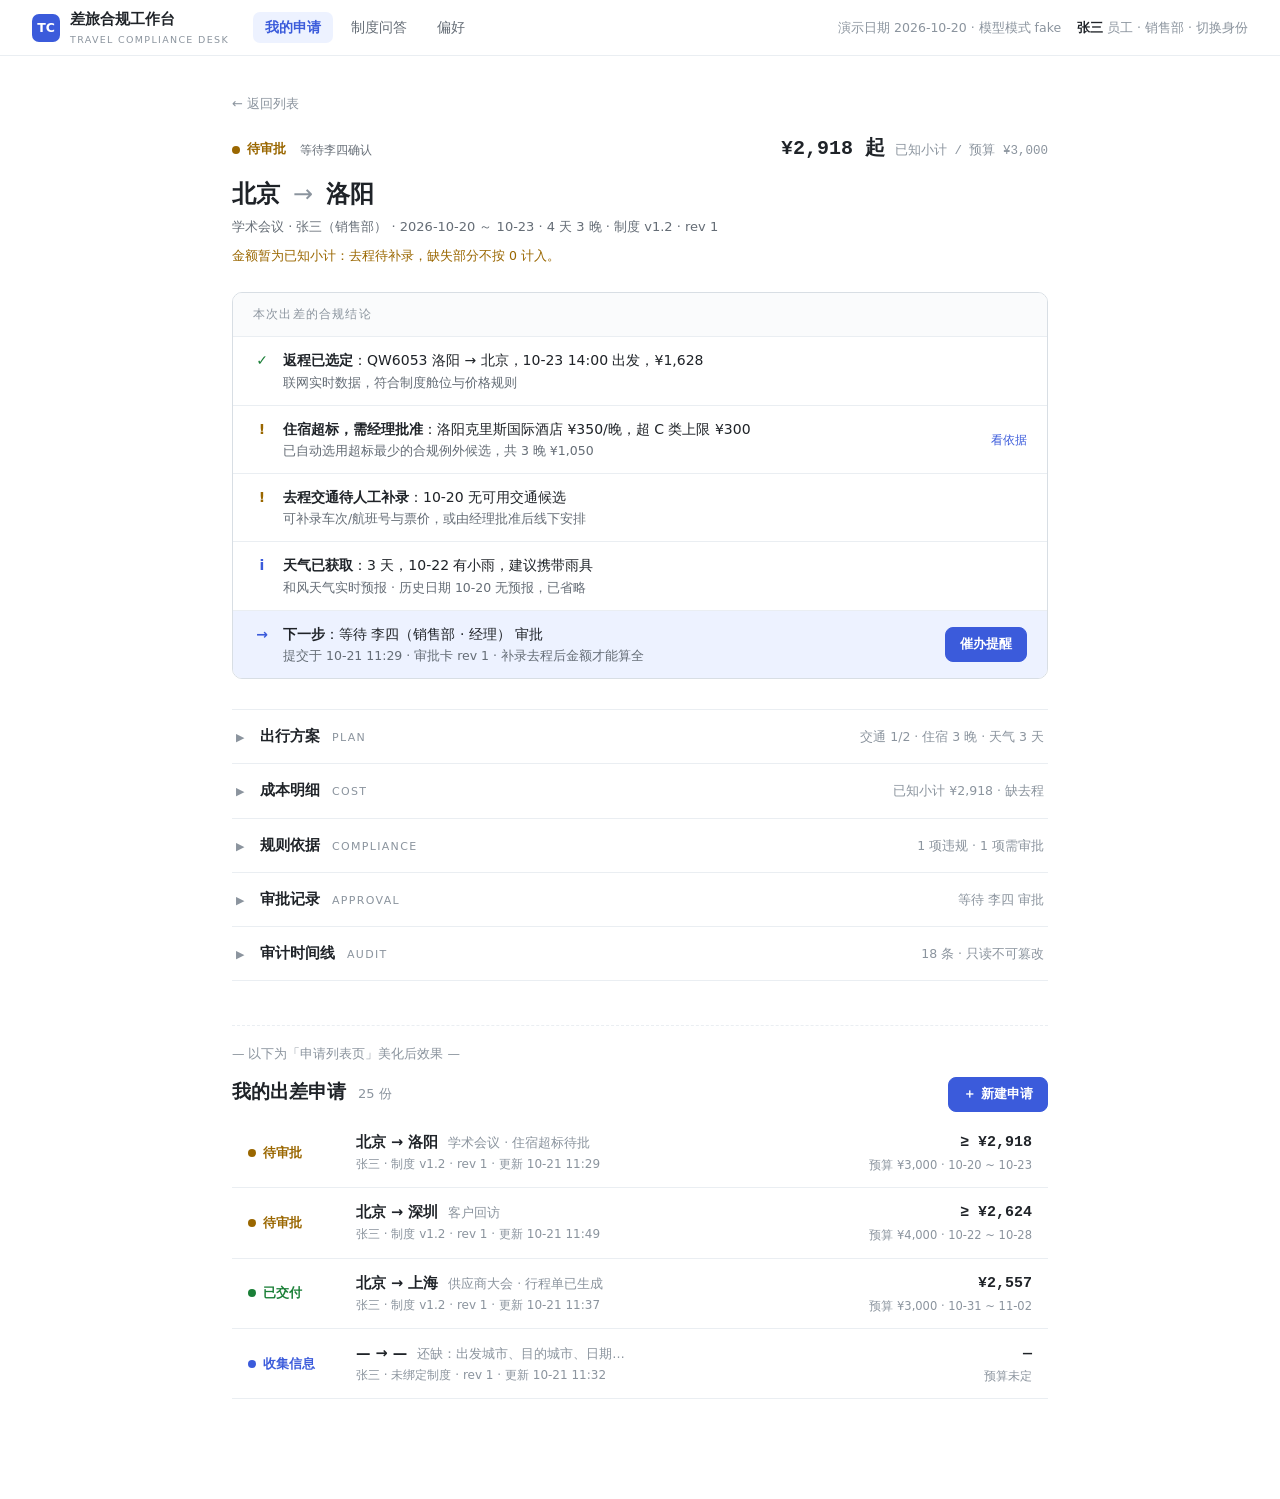
<file: artifacts/design/ui-refresh-2026-10-21/mockup-v2.html>
<!DOCTYPE html>
<html lang="zh-CN">
<head>
<meta charset="UTF-8">
<meta name="viewport" content="width=device-width, initial-scale=1">
<title>美化效果图 v2 · 明亮 SaaS 风 · 结论优先</title>
<style>
/* ============ 设计令牌 A：纯白 + 靓蓝 + GitHub 式灰阶，状态用色点 ============ */
:root {
  --bg: #ffffff;
  --canvas: #fafbfc;
  --ink: #1f2328;
  --muted: #656d76;
  --faint: #8b949e;
  --line: #d8dee4;
  --hair: #eaeef2;
  --blue: #3b5bdb;        /* 唯一主色：链接 / 主按钮 / 进度 */
  --blue-soft: #edf2ff;
  --ok: #1a7f37;
  --warn: #9a6700;
  --err: #cf222e;
  --mono: "Cascadia Mono", Consolas, "Courier New", monospace;
}
* { box-sizing: border-box; }
body {
  margin: 0; background: var(--bg); color: var(--ink);
  font-family: "Segoe UI", "Microsoft YaHei", system-ui, sans-serif;
  font-size: 14px; line-height: 1.6;
}
a { color: var(--blue); text-decoration: none; }
a:hover { text-decoration: underline; }
.mono { font-family: var(--mono); font-variant-numeric: tabular-nums; }
.muted { color: var(--muted); }
.small { font-size: 12px; }

/* ============ 顶栏（极轻：白底 + 发丝线） ============ */
.topbar {
  display: flex; align-items: center; gap: 24px;
  padding: 0 32px; height: 56px;
  background: var(--bg); border-bottom: 1px solid var(--hair);
  position: sticky; top: 0;
}
.brand { display: flex; align-items: center; gap: 10px; color: var(--ink); }
.brand-mark { width: 28px; height: 28px; display: grid; place-items: center;
  background: var(--blue); color: #fff; border-radius: 7px; font-weight: 700; font-size: 12.5px; }
.brand h1 { font-size: 14.5px; margin: 0; font-weight: 600; }
.brand p { margin: 0; font-size: 9.5px; letter-spacing: .14em; text-transform: uppercase; color: var(--faint); }
.nav { display: flex; gap: 6px; flex: 1; }
.nav a { color: var(--muted); padding: 5px 12px; border-radius: 7px; font-size: 13.5px; }
.nav a:hover { background: var(--canvas); color: var(--ink); text-decoration: none; }
.nav a.active { background: var(--blue-soft); color: var(--blue); font-weight: 600; }
.top-right { display: flex; align-items: center; gap: 16px; font-size: 12.5px; color: var(--faint); }
.top-right .me strong { color: var(--ink); font-weight: 600; }

.shell { max-width: 880px; margin: 0 auto; padding: 36px 32px 100px; }  /* 窄栏：阅读宽度即减法 */
.back { font-size: 13px; color: var(--faint); display: inline-block; margin-bottom: 18px; }

/* ============ 1. 页头：状态点 + 一行钱 ============ */
.mh-top { display: flex; align-items: baseline; gap: 14px; flex-wrap: wrap; }
.status { display: inline-flex; align-items: center; gap: 7px; font-size: 13px; font-weight: 600; white-space: nowrap; }
.status::before { content: ""; width: 8px; height: 8px; border-radius: 50%; }
.st-pending { color: var(--warn); } .st-pending::before { background: var(--warn); }
.st-delivered { color: var(--ok); } .st-delivered::before { background: var(--ok); }
.st-collecting { color: var(--blue); } .st-collecting::before { background: var(--blue); }
.mh-amount { margin-left: auto; font-family: var(--mono); font-variant-numeric: tabular-nums;
  font-size: 20px; font-weight: 700; }
.mh-amount .cap { font-family: inherit; font-size: 12.5px; font-weight: 400; color: var(--faint); margin-left: 10px; }
.mh-route { margin: 10px 0 4px; font-size: 24px; font-weight: 700; letter-spacing: .01em; }
.mh-route .arrow { color: var(--faint); font-weight: 400; padding: 0 4px; }
.mh-meta { margin: 0; color: var(--muted); font-size: 13px; }
.mh-note { margin: 8px 0 0; font-size: 12.5px; color: var(--warn); }

/* ============ 2. 结论单（signature） ============ */
.result { margin-top: 26px; border: 1px solid var(--line); border-radius: 10px; overflow: hidden; }
.result-head { padding: 12px 20px; font-size: 12px; letter-spacing: .1em; color: var(--faint);
  border-bottom: 1px solid var(--hair); background: var(--canvas); }
.rline { display: flex; gap: 12px; padding: 12px 20px; border-bottom: 1px solid var(--hair);
  align-items: baseline; font-size: 14px; }
.rline:last-child { border-bottom: none; }
.rline .mark { flex: none; width: 18px; text-align: center; font-weight: 700; }
.rline.ok .mark { color: var(--ok); } .rline.warn .mark { color: var(--warn); }
.rline.info .mark { color: var(--blue); } .rline.next { background: var(--blue-soft); }
.rline.next .mark { color: var(--blue); }
.rline b { font-weight: 600; }
.rline .body { flex: 1; }
.rline .sub { display: block; font-size: 12.5px; color: var(--muted); margin-top: 1px; }
.rline .side { flex: none; align-self: center; }

/* ============ 3. 折叠段 ============ */
.secs { margin-top: 30px; border-top: 1px solid var(--hair); }
details.sec { border-bottom: 1px solid var(--hair); }
details.sec summary {
  list-style: none; cursor: pointer; user-select: none;
  display: flex; align-items: baseline; gap: 12px; padding: 15px 4px;
}
details.sec summary::-webkit-details-marker { display: none; }
details.sec summary .tri { color: var(--faint); font-size: 11px; width: 12px; }
details.sec, .list-head { scroll-margin-top: 78px; }
details.sec summary h4 { margin: 0; font-size: 14.5px; font-weight: 600; }
details.sec summary .en { font-size: 11px; letter-spacing: .12em; text-transform: uppercase; color: var(--faint); }
details.sec summary .meta { margin-left: auto; font-size: 12.5px; color: var(--faint); }
details.sec summary:hover h4 { color: var(--blue); }
.sec-body { padding: 2px 4px 20px; }

/* 徽标（更弱：灰底 mono） */
.src { display: inline-block; font-family: var(--mono); font-size: 10px; padding: 0 6px; border-radius: 4px;
  border: 1px solid var(--hair); background: var(--canvas); color: var(--muted); vertical-align: 1px; white-space: nowrap; }
.src-live { color: var(--blue); border-color: #cdd7f5; background: var(--blue-soft); }
.src-backup_fixture, .src-policy, .src-model, .src-demo_fixture { color: var(--muted); }

/* 行程（票根行的极简版） */
.leg { display: flex; flex-wrap: wrap; align-items: baseline; gap: 14px; padding: 11px 2px; border-bottom: 1px solid var(--hair); }
.leg:last-child { border-bottom: none; }
.leg .k { flex: none; width: 44px; color: var(--faint); font-size: 12.5px; }
.leg .no { font-weight: 600; flex: 1; min-width: 0; }
.leg .no small { font-weight: 400; color: var(--muted); margin-left: 8px; }
.leg .p { flex: none; margin-left: auto; font-family: var(--mono); font-variant-numeric: tabular-nums; font-weight: 700; }
.leg.missing .p, .leg .todo { color: var(--warn); font-weight: 600; white-space: nowrap; }
.leg .sub { flex-basis: 100%; font-size: 12.5px; color: var(--muted); padding-left: 58px; margin-top: -4px; }
.leg-wrap { border: 1px solid var(--hair); border-radius: 8px; padding: 4px 14px; }

/* 天气行 */
.weather-row { display: flex; gap: 22px; padding: 10px 2px; font-size: 13px; flex-wrap: wrap; }
.weather-row .d { color: var(--faint); font-family: var(--mono); font-size: 12.5px; margin-right: 6px; }
.weather-row .t { font-weight: 600; margin-right: 6px; }
.weather-row .r { font-family: var(--mono); font-variant-numeric: tabular-nums; color: var(--muted); margin-right: 6px; }

/* 成本 */
.cost { width: 100%; border-collapse: collapse; max-width: 480px; }
.cost td { padding: 7px 0; border-bottom: 1px solid var(--hair); font-size: 13.5px; }
.cost td.v { text-align: right; font-family: var(--mono); font-variant-numeric: tabular-nums; font-weight: 600; }
.cost tr.total td { border-top: 2px solid var(--ink); border-bottom: none; font-weight: 700; font-size: 14.5px; }
.cost .pending-tag { color: var(--warn); font-weight: 600; }
.cost-foot { font-size: 12px; color: var(--faint); margin-top: 10px; max-width: 480px; }

/* 规则 */
.rule { padding: 11px 14px; border: 1px solid var(--line); border-radius: 8px; margin-bottom: 10px; max-width: 560px; }
.rule .rh { display: flex; gap: 8px; align-items: baseline; }
.rule .rn { font-weight: 600; }
.rule .rc { font-family: var(--mono); font-size: 11px; color: var(--faint); }
.rule .msg { font-size: 13px; margin-top: 2px; }
.rule .nums { font-size: 12px; color: var(--muted); margin-top: 2px; }
.rule .nums b { color: var(--err); }
.quote { margin: 8px 0 0; padding: 8px 12px; border-left: 3px solid var(--line); background: var(--canvas);
  border-radius: 0 6px 6px 0; font-size: 12.5px; color: var(--muted); }
.quote .qh { font-size: 11px; color: var(--faint); margin-bottom: 2px; }

/* 审计 */
.audit-brief { margin: 0; padding: 0; list-style: none; max-width: 640px; }
.audit-brief li { display: flex; gap: 12px; padding: 7px 0; border-bottom: 1px solid var(--hair); font-size: 13px; align-items: baseline; }
.audit-brief li:last-child { border-bottom: none; }
.audit-brief .t { font-family: var(--mono); font-size: 11.5px; color: var(--faint); min-width: 118px; }
.audit-brief .e { font-weight: 600; min-width: 70px; }
.audit-brief .x { color: var(--muted); }
.audit-brief .s { margin-left: auto; font-size: 11.5px; color: var(--faint); }
.dot { display: inline-block; width: 7px; height: 7px; border-radius: 50%; margin-right: 6px; vertical-align: 1px; }
.dot.ok { background: var(--ok); } .dot.warn { background: var(--warn); } .dot.err { background: var(--err); } .dot.info { background: var(--blue); }

/* 按钮 */
.btn { font: inherit; border-radius: 8px; padding: 6px 14px; cursor: pointer; border: 1px solid var(--line);
  background: var(--bg); color: var(--ink); font-size: 13px; }
.btn:hover { background: var(--canvas); }
.btn-primary { background: var(--blue); border-color: var(--blue); color: #fff; font-weight: 600; }
.btn-primary:hover { background: #3350c4; }

/* ============ 4. 列表页 ============ */
.list-head { display: flex; align-items: baseline; gap: 12px; margin-bottom: 6px; }
.list-head h2 { margin: 0; font-size: 19px; font-weight: 700; }
.list-head .cnt { color: var(--faint); font-size: 13px; }
.list-head .btn { margin-left: auto; }
.trip-row {
  display: flex; align-items: center; gap: 16px; padding: 13px 16px;
  border-bottom: 1px solid var(--hair); cursor: pointer;
}
.trip-row:first-of-type { border-top: 1px solid var(--hair); margin-top: 14px; }
.trip-row:hover { background: var(--canvas); }
.trip-row .st { flex: none; width: 92px; font-size: 12.5px; }
.trip-row .main { flex: 1; min-width: 0; }
.trip-row .route { font-weight: 600; font-size: 14.5px; }
.trip-row .route small { font-weight: 400; color: var(--faint); margin-left: 10px; font-size: 12.5px; }
.trip-row .meta { font-size: 12px; color: var(--faint); margin-top: 1px; }
.trip-row .amt { flex: none; text-align: right; white-space: nowrap; }
.trip-row .amt .a { font-family: var(--mono); font-variant-numeric: tabular-nums; font-weight: 700; font-size: 15px; }
.trip-row .amt .u { font-size: 11.5px; color: var(--faint); margin-top: 1px; }
.divider-label { margin: 44px 0 0; font-size: 12.5px; color: var(--faint); border-top: 1px dashed var(--hair); padding-top: 18px; }
</style>
</head>
<body>

<header class="topbar">
  <div class="brand">
    <span class="brand-mark">TC</span>
    <div><h1>差旅合规工作台</h1><p>Travel Compliance Desk</p></div>
  </div>
  <nav class="nav">
    <a class="active" href="#">我的申请</a><a href="#">制度问答</a><a href="#">偏好</a>
  </nav>
  <div class="top-right">
    <span>演示日期 2026-10-20 · 模型模式 fake</span>
    <span class="me"><strong>张三</strong> 员工 · 销售部 · 切换身份</span>
  </div>
</header>

<!-- ===================== 详情页：默认只有一张结论单 ===================== -->
<main class="shell">
  <a class="back" href="#">← 返回列表</a>

  <div class="mh-top">
    <span class="status st-pending">待审批</span>
    <span class="muted small">等待李四确认</span>
    <span class="mh-amount">¥2,918 起<span class="cap">已知小计 / 预算 ¥3,000</span></span>
  </div>
  <h2 class="mh-route">北京 <span class="arrow">→</span> 洛阳</h2>
  <p class="mh-meta">学术会议 · 张三（销售部） · 2026-10-20 ～ 10-23 · 4 天 3 晚 · 制度 v1.2 · rev 1</p>
  <p class="mh-note">金额暂为已知小计：去程待补录，缺失部分不按 0 计入。</p>

  <!-- 结论单：打开页面只回答"合不合规 / 缺什么 / 下一步" -->
  <section class="result">
    <div class="result-head">本次出差的合规结论</div>
    <div class="rline ok">
      <span class="mark">✓</span>
      <span class="body"><b>返程已选定</b>：QW6053 洛阳 → 北京，10-23 14:00 出发，¥1,628<span class="sub">联网实时数据，符合制度舱位与价格规则</span></span>
    </div>
    <div class="rline warn">
      <span class="mark">!</span>
      <span class="body"><b>住宿超标，需经理批准</b>：洛阳克里斯国际酒店 ¥350/晚，超 C 类上限 ¥300<span class="sub">已自动选用超标最少的合规例外候选，共 3 晚 ¥1,050</span></span>
      <span class="side"><a class="small" href="#">看依据</a></span>
    </div>
    <div class="rline warn">
      <span class="mark">!</span>
      <span class="body"><b>去程交通待人工补录</b>：10-20 无可用交通候选<span class="sub">可补录车次/航班号与票价，或由经理批准后线下安排</span></span>
    </div>
    <div class="rline info">
      <span class="mark">i</span>
      <span class="body"><b>天气已获取</b>：3 天，10-22 有小雨，建议携带雨具<span class="sub">和风天气实时预报 · 历史日期 10-20 无预报，已省略</span></span>
    </div>
    <div class="rline next">
      <span class="mark">→</span>
      <span class="body"><b>下一步</b>：等待 李四（销售部 · 经理） 审批<span class="sub">提交于 10-21 11:29 · 审批卡 rev 1 · 补录去程后金额才能算全</span></span>
      <span class="side"><button class="btn btn-primary">催办提醒</button></span>
    </div>
  </section>

  <!-- 其余全部折叠，默认关闭 -->
  <div class="secs">

    <details class="sec" id="sec-plan">
      <summary><span class="tri">▶</span><h4>出行方案</h4><span class="en">Plan</span>
        <span class="meta">交通 1/2 · 住宿 3 晚 · 天气 3 天</span></summary>
      <div class="sec-body">
        <div class="leg-wrap">
          <div class="leg"><span class="k">去程</span><span class="todo">待人工补录</span>
            <span class="p">—</span>
            <span class="sub">10-20 北京 → 洛阳：无可用交通候选</span></div>
          <div class="leg"><span class="k">住宿</span><span class="no">洛阳克里斯国际酒店<small>备用目录 <span class="src src-backup_fixture">backup_fixture</span> · 评分 4.3 · 距市政府约 5 分钟车程</small></span>
            <span class="p">¥350/晚 × 3</span></div>
          <div class="leg"><span class="k">返程</span><span class="no">QW6053<small>青岛航空 · 经济舱 <span class="src src-live">live</span></small></span>
            <span class="p">¥1,628</span>
            <span class="sub">10-23 14:00 洛阳北郊 → 10-24 10:00 北京首都</span></div>
        </div>
        <div class="weather-row">
          <span><span class="d">10-21</span><span class="t">晴</span><span class="r">9–16℃</span><span class="src src-live">live</span></span>
          <span><span class="d">10-22</span><span class="t">小雨</span><span class="r">8–14℃</span><span class="src src-live">live</span></span>
          <span><span class="d">10-23</span><span class="t">晴</span><span class="r">10–17℃</span><span class="src src-live">live</span></span>
        </div>
        <details class="sec" style="border:none">
          <summary style="padding:10px 2px 6px"><span class="tri">▶</span><h4 class="small" style="font-weight:500;color:var(--muted)">逐日日程 · 行程摘要 · 候选排序</h4></summary>
          <div class="sec-body">
            <p style="margin:4px 0;padding:10px 14px;background:var(--canvas);border-radius:8px;font-size:13px;color:var(--muted)">
              行程摘要 <span class="src src-model">model</span>：10-20 赴洛阳参加学术会议，入住洛阳克里斯国际酒店共 3 晚；行程期间有雨，请携带雨具；10-23 乘 QW6053 于 14:00 返程。</p>
            <p class="small muted" style="margin:8px 0 0">
              10-20 去程待补录 · 入住 · 学术会议 ｜ 10-21 学术会议 ｜ 10-22 学术会议 · 雨天提醒 ｜ 10-23 学术会议 · 14:00 返程出发<br>
              酒店候选 H-LUO-BACKUP-02（选中）、H-LUO-BACKUP-01；返程 15 个航班候选，按“符合舱位 → 最低价”选定。</p>
          </div>
        </details>
      </div>
    </details>

    <details class="sec" id="sec-cost">
      <summary><span class="tri">▶</span><h4>成本明细</h4><span class="en">Cost</span>
        <span class="meta">已知小计 ¥2,918 · 缺去程</span></summary>
      <div class="sec-body">
        <table class="cost">
          <tr><td>去程交通</td><td class="v"><span class="pending-tag">待人工补录</span></td></tr>
          <tr><td>返程交通</td><td class="v">¥1,628.00</td></tr>
          <tr><td>住宿（3 晚 × ¥350）</td><td class="v">¥1,050.00</td></tr>
          <tr><td>伙食补贴（4 天 × ¥60）</td><td class="v">¥240.00</td></tr>
          <tr class="total"><td>合计（已知小计）</td><td class="v">≥ ¥2,918.00</td></tr>
          <tr><td>申报预算</td><td class="v">¥3,000.00</td></tr>
          <tr><td>预算差</td><td class="v">—（方案完整后计算）</td></tr>
        </table>
        <p class="cost-foot">目的地为 C 类城市；金额由代码按已发布制度计算，缺失部分不按 0 计入。</p>
      </div>
    </details>

    <details class="sec" id="sec-rules">
      <summary><span class="tri">▶</span><h4>规则依据</h4><span class="en">Compliance</span>
        <span class="meta">1 项违规 · 1 项需审批</span></summary>
      <div class="sec-body">
        <div class="rule">
          <div class="rh"><span class="rn">住宿超标</span><span class="rc">HOTEL_OVER_CAP</span><span class="src src-policy">policy</span></div>
          <div class="msg">洛阳克里斯国际酒店每晚 350 元，超过 C 类城市上限 300 元（超 50 元/晚）。</div>
          <div class="nums">实际 <b>¥350.00/晚</b>，上限 ¥300.00/晚 · RULE-HOTEL-001 · v1.2 POL-2</div>
          <blockquote class="quote"><div class="qh">v1.2 POL-2 · line:13 原文</div>员工住宿上限：A 类城市每晚上限 500 元；B 类城市每晚上限 400 元；C 类城市每晚上限 300 元。</blockquote>
        </div>
        <div class="rule">
          <div class="rh"><span class="rn">方案不完整</span><span class="rc">PLAN_INCOMPLETE</span><span class="src src-policy">policy</span></div>
          <div class="msg">去程交通待人工补录，系统不能自动通过，需经理判断。</div>
        </div>
      </div>
    </details>

    <details class="sec" id="sec-approval">
      <summary><span class="tri">▶</span><h4>审批记录</h4><span class="en">Approval</span>
        <span class="meta">等待 李四 审批</span></summary>
      <div class="sec-body">
        <p style="margin:4px 0 8px;font-size:13.5px">审批卡 rev 1 于 10-21 11:29 发给 <b>李四</b>（销售部 · 经理）。
          审批原因：住宿超标（HOTEL_OVER_CAP）· 方案不完整（PLAN_INCOMPLETE）。</p>
        <p class="small muted" style="margin:0">完整审批卡（含方案摘要快照）在李四的「待我审批」工作台中；申请人与管理员可在此查看决定记录。</p>
      </div>
    </details>

    <details class="sec" id="sec-audit">
      <summary><span class="tri">▶</span><h4>审计时间线</h4><span class="en">Audit</span>
        <span class="meta">18 条 · 只读不可篡改</span></summary>
      <div class="sec-body">
        <ul class="audit-brief">
          <li><span class="t">10-21 11:29:27</span><span class="e"><span class="dot info"></span>创建申请</span><span class="x">一句话抽取 6 项信息（message）</span><span class="s">#424</span></li>
          <li><span class="t">10-21 11:29:27</span><span class="e"><span class="dot info"></span>提交</span><span class="x">COLLECTING → VALIDATING</span><span class="s">#427</span></li>
          <li><span class="t">10-21 11:29:29</span><span class="e"><span class="dot ok"></span>生成方案</span><span class="x">返程 QW6053 · 住宿 3 晚 · 天气 3 天 <span class="src src-live">live</span></span><span class="s">#438</span></li>
          <li><span class="t">10-21 11:29:29</span><span class="e"><span class="dot err"></span>规则判断</span><span class="x">1 项违规 · 1 项需审批 → PENDING_APPROVAL</span><span class="s">#439</span></li>
          <li><span class="t">10-21 11:29:29</span><span class="e"><span class="dot warn"></span>发起审批</span><span class="x">审批卡发给 李四</span><span class="s">#441</span></li>
        </ul>
        <details class="sec" style="border:none">
          <summary style="padding:10px 2px 6px"><span class="tri">▶</span><h4 class="small" style="font-weight:500;color:var(--muted)">展开全部 18 条（含 Provider 调用与 payload）</h4></summary>
          <div class="sec-body">
            <p class="small muted" style="margin:4px 0 0">
              #432 transport/live_transport ok · 北京→洛阳 候选 0（1.0s）｜ #433 transport ok · 洛阳→北京 候选 15（1.5s）｜
              #434 hotel_contract ok · 洛阳 候选 0 ｜ #435 hotel_backup ok · 洛阳 候选 2 ｜ #436 weather/live_weather_qweather ok · 4 天（0.3s）｜
              #437 选定候选 · 住宿 H-LUO-BACKUP-02（超标例外）</p>
          </div>
        </details>
      </div>
    </details>

  </div>

  <p class="divider-label">— 以下为「申请列表页」美化后效果 —</p>

  <!-- ===================== 列表页 ===================== -->
  <div class="list-head" id="sec-list" style="margin-top:12px">
    <h2>我的出差申请</h2><span class="cnt">25 份</span>
    <button class="btn btn-primary">＋ 新建申请</button>
  </div>

  <div class="trip-row">
    <span class="st status st-pending">待审批</span>
    <div class="main">
      <div class="route">北京 → 洛阳<small>学术会议 · 住宿超标待批</small></div>
      <div class="meta">张三 · 制度 v1.2 · rev 1 · 更新 10-21 11:29</div>
    </div>
    <div class="amt"><div class="a">≥ ¥2,918</div><div class="u">预算 ¥3,000 · 10-20 ~ 10-23</div></div>
  </div>

  <div class="trip-row">
    <span class="st status st-pending">待审批</span>
    <div class="main">
      <div class="route">北京 → 深圳<small>客户回访</small></div>
      <div class="meta">张三 · 制度 v1.2 · rev 1 · 更新 10-21 11:49</div>
    </div>
    <div class="amt"><div class="a">≥ ¥2,624</div><div class="u">预算 ¥4,000 · 10-22 ~ 10-28</div></div>
  </div>

  <div class="trip-row">
    <span class="st status st-delivered">已交付</span>
    <div class="main">
      <div class="route">北京 → 上海<small>供应商大会 · 行程单已生成</small></div>
      <div class="meta">张三 · 制度 v1.2 · rev 1 · 更新 10-21 11:37</div>
    </div>
    <div class="amt"><div class="a">¥2,557</div><div class="u">预算 ¥3,000 · 10-31 ~ 11-02</div></div>
  </div>

  <div class="trip-row">
    <span class="st status st-collecting">收集信息</span>
    <div class="main">
      <div class="route">— → —<small>还缺：出发城市、目的城市、日期…</small></div>
      <div class="meta">张三 · 未绑定制度 · rev 1 · 更新 10-21 11:32</div>
    </div>
    <div class="amt"><div class="a">—</div><div class="u">预算未定</div></div>
  </div>

</main>
<script>
  // Screenshot helper: open #hash target (if it is a details element) and scroll it into view.
  function applyHash() {
    const h = location.hash.slice(1);
    if (!h) return;
    const t = document.getElementById(h);
    if (!t) return;
    if (t.tagName === "DETAILS") t.open = true;
    requestAnimationFrame(() => t.scrollIntoView({ block: "start" }));
  }
  addEventListener("DOMContentLoaded", applyHash);
  addEventListener("hashchange", applyHash);
  applyHash();
</script>
</body>
</html>
</file>
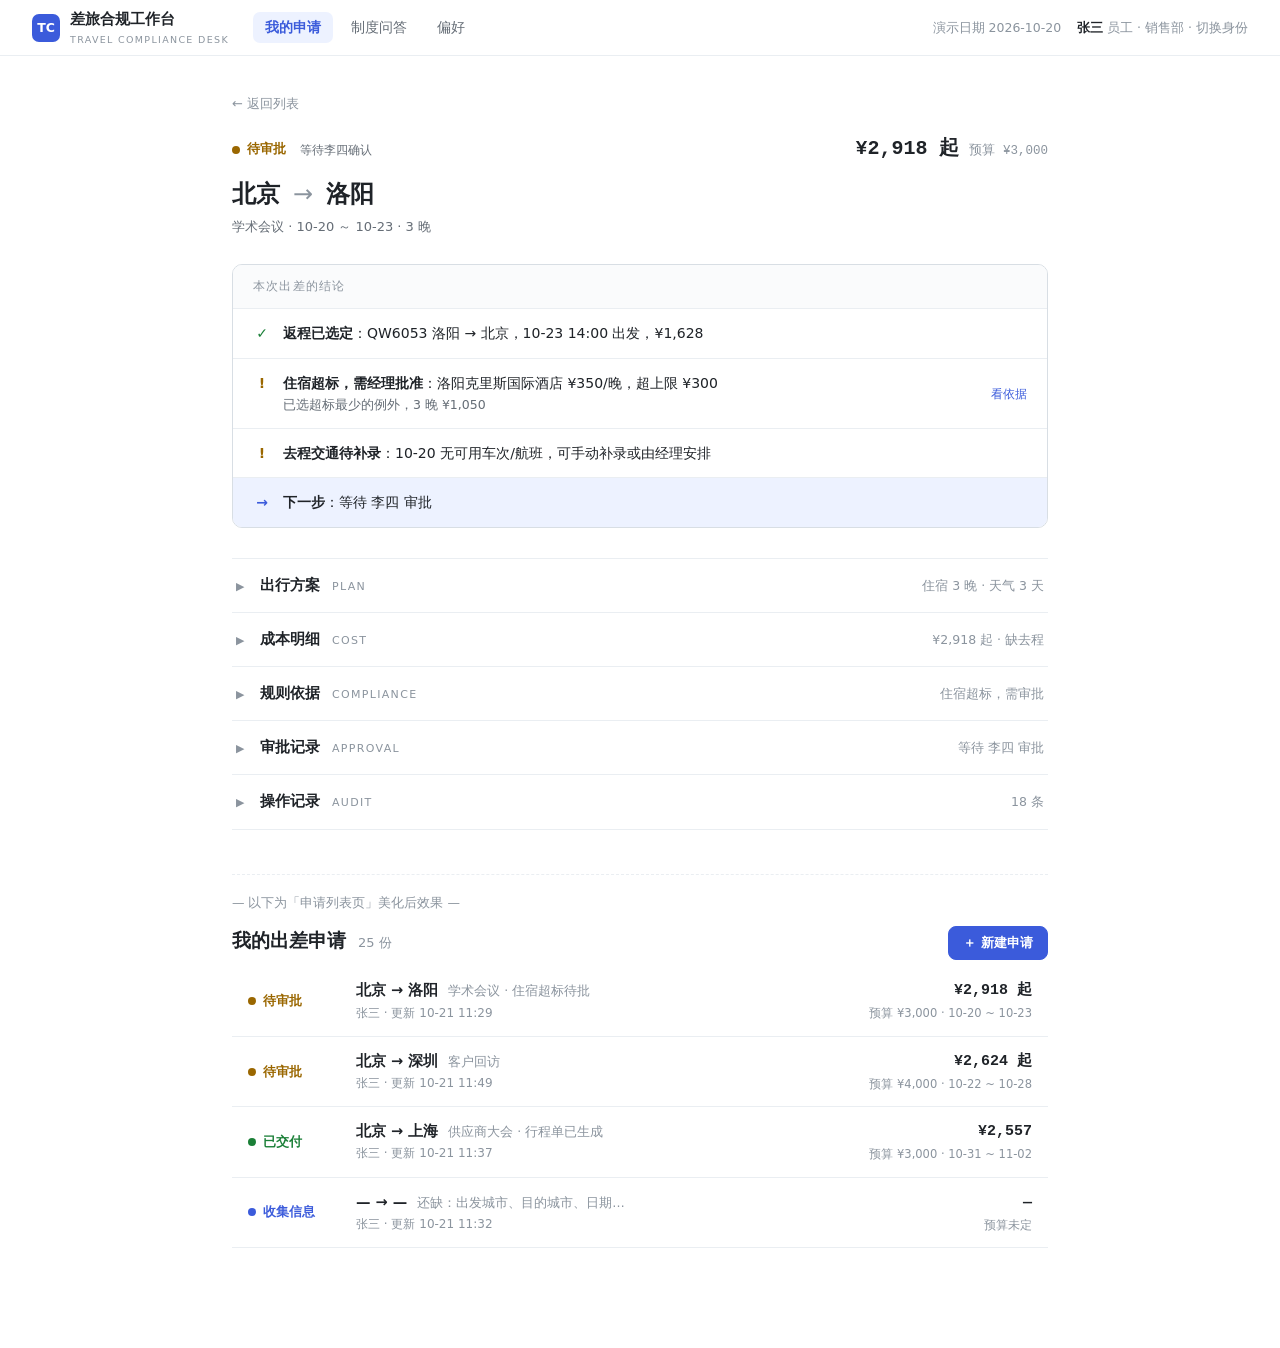
<file: artifacts/design/ui-refresh-2026-10-21/mockup-v3.html>
<!DOCTYPE html>
<html lang="zh-CN">
<head>
<meta charset="UTF-8">
<meta name="viewport" content="width=device-width, initial-scale=1">
<title>美化效果图 v3 · 明亮 SaaS 风 · 用户视角 · 更简</title>
<style>
/* ============ 设计令牌 A：纯白 + 靓蓝 + GitHub 式灰阶，状态用色点 ============ */
:root {
  --bg: #ffffff;
  --canvas: #fafbfc;
  --ink: #1f2328;
  --muted: #656d76;
  --faint: #8b949e;
  --line: #d8dee4;
  --hair: #eaeef2;
  --blue: #3b5bdb;        /* 唯一主色：链接 / 主按钮 / 进度 */
  --blue-soft: #edf2ff;
  --ok: #1a7f37;
  --warn: #9a6700;
  --err: #cf222e;
  --mono: "Cascadia Mono", Consolas, "Courier New", monospace;
}
* { box-sizing: border-box; }
body {
  margin: 0; background: var(--bg); color: var(--ink);
  font-family: "Segoe UI", "Microsoft YaHei", system-ui, sans-serif;
  font-size: 14px; line-height: 1.6;
}
a { color: var(--blue); text-decoration: none; }
a:hover { text-decoration: underline; }
.mono { font-family: var(--mono); font-variant-numeric: tabular-nums; }
.muted { color: var(--muted); }
.small { font-size: 12px; }

/* ============ 顶栏（极轻：白底 + 发丝线） ============ */
.topbar {
  display: flex; align-items: center; gap: 24px;
  padding: 0 32px; height: 56px;
  background: var(--bg); border-bottom: 1px solid var(--hair);
  position: sticky; top: 0;
}
.brand { display: flex; align-items: center; gap: 10px; color: var(--ink); }
.brand-mark { width: 28px; height: 28px; display: grid; place-items: center;
  background: var(--blue); color: #fff; border-radius: 7px; font-weight: 700; font-size: 12.5px; }
.brand h1 { font-size: 14.5px; margin: 0; font-weight: 600; }
.brand p { margin: 0; font-size: 9.5px; letter-spacing: .14em; text-transform: uppercase; color: var(--faint); }
.nav { display: flex; gap: 6px; flex: 1; }
.nav a { color: var(--muted); padding: 5px 12px; border-radius: 7px; font-size: 13.5px; }
.nav a:hover { background: var(--canvas); color: var(--ink); text-decoration: none; }
.nav a.active { background: var(--blue-soft); color: var(--blue); font-weight: 600; }
.top-right { display: flex; align-items: center; gap: 16px; font-size: 12.5px; color: var(--faint); }
.top-right .me strong { color: var(--ink); font-weight: 600; }

.shell { max-width: 880px; margin: 0 auto; padding: 36px 32px 100px; }  /* 窄栏：阅读宽度即减法 */
.back { font-size: 13px; color: var(--faint); display: inline-block; margin-bottom: 18px; }

/* ============ 1. 页头：状态点 + 一行钱 ============ */
.mh-top { display: flex; align-items: baseline; gap: 14px; flex-wrap: wrap; }
.status { display: inline-flex; align-items: center; gap: 7px; font-size: 13px; font-weight: 600; white-space: nowrap; }
.status::before { content: ""; width: 8px; height: 8px; border-radius: 50%; }
.st-pending { color: var(--warn); } .st-pending::before { background: var(--warn); }
.st-delivered { color: var(--ok); } .st-delivered::before { background: var(--ok); }
.st-collecting { color: var(--blue); } .st-collecting::before { background: var(--blue); }
.mh-amount { margin-left: auto; font-family: var(--mono); font-variant-numeric: tabular-nums;
  font-size: 20px; font-weight: 700; }
.mh-amount .cap { font-family: inherit; font-size: 12.5px; font-weight: 400; color: var(--faint); margin-left: 10px; }
.mh-route { margin: 10px 0 4px; font-size: 24px; font-weight: 700; letter-spacing: .01em; }
.mh-route .arrow { color: var(--faint); font-weight: 400; padding: 0 4px; }
.mh-meta { margin: 0; color: var(--muted); font-size: 13px; }

/* ============ 2. 结论单（signature） ============ */
.result { margin-top: 26px; border: 1px solid var(--line); border-radius: 10px; overflow: hidden; }
.result-head { padding: 12px 20px; font-size: 12px; letter-spacing: .1em; color: var(--faint);
  border-bottom: 1px solid var(--hair); background: var(--canvas); }
.rline { display: flex; gap: 12px; padding: 13px 20px; border-bottom: 1px solid var(--hair);
  align-items: baseline; font-size: 14px; }
.rline:last-child { border-bottom: none; }
.rline .mark { flex: none; width: 18px; text-align: center; font-weight: 700; }
.rline.ok .mark { color: var(--ok); } .rline.warn .mark { color: var(--warn); }
.rline.info .mark { color: var(--blue); } .rline.next { background: var(--blue-soft); }
.rline.next .mark { color: var(--blue); }
.rline b { font-weight: 600; }
.rline .body { flex: 1; }
.rline .sub { display: block; font-size: 12.5px; color: var(--muted); margin-top: 1px; }
.rline .side { flex: none; align-self: center; }

/* ============ 3. 折叠段 ============ */
.secs { margin-top: 30px; border-top: 1px solid var(--hair); }
details.sec { border-bottom: 1px solid var(--hair); }
details.sec summary {
  list-style: none; cursor: pointer; user-select: none;
  display: flex; align-items: baseline; gap: 12px; padding: 15px 4px;
}
details.sec summary::-webkit-details-marker { display: none; }
details.sec summary .tri { color: var(--faint); font-size: 11px; width: 12px; }
details.sec, .list-head { scroll-margin-top: 78px; }
details.sec summary h4 { margin: 0; font-size: 14.5px; font-weight: 600; }
details.sec summary .en { font-size: 11px; letter-spacing: .12em; text-transform: uppercase; color: var(--faint); }
details.sec summary .meta { margin-left: auto; font-size: 12.5px; color: var(--faint); }
details.sec summary:hover h4 { color: var(--blue); }
.sec-body { padding: 2px 4px 20px; }

/* 行程（票根行的极简版） */
.leg { display: flex; flex-wrap: wrap; align-items: baseline; gap: 14px; padding: 11px 2px; border-bottom: 1px solid var(--hair); }
.leg:last-child { border-bottom: none; }
.leg .k { flex: none; width: 44px; color: var(--faint); font-size: 12.5px; }
.leg .no { font-weight: 600; flex: 1; min-width: 0; }
.leg .no small { font-weight: 400; color: var(--muted); margin-left: 8px; }
.leg .p { flex: none; margin-left: auto; font-family: var(--mono); font-variant-numeric: tabular-nums; font-weight: 700; }
.leg.missing .p, .leg .todo { color: var(--warn); font-weight: 600; white-space: nowrap; }
.leg .sub { flex-basis: 100%; font-size: 12.5px; color: var(--muted); padding-left: 58px; margin-top: -4px; }
.leg-wrap { border: 1px solid var(--hair); border-radius: 8px; padding: 4px 14px; }

/* 天气行 */
.weather-row { display: flex; gap: 22px; padding: 10px 2px; font-size: 13px; flex-wrap: wrap; }
.weather-row .d { color: var(--faint); font-family: var(--mono); font-size: 12.5px; margin-right: 6px; }
.weather-row .t { font-weight: 600; margin-right: 6px; }
.weather-row .r { font-family: var(--mono); font-variant-numeric: tabular-nums; color: var(--muted); margin-right: 6px; }

/* 成本 */
.cost { width: 100%; border-collapse: collapse; max-width: 480px; }
.cost td { padding: 7px 0; border-bottom: 1px solid var(--hair); font-size: 13.5px; }
.cost td.v { text-align: right; font-family: var(--mono); font-variant-numeric: tabular-nums; font-weight: 600; }
.cost tr.total td { border-top: 2px solid var(--ink); border-bottom: none; font-weight: 700; font-size: 14.5px; }
.cost .pending-tag { color: var(--warn); font-weight: 600; }

/* 规则 */
.rule { padding: 11px 14px; border: 1px solid var(--line); border-radius: 8px; margin-bottom: 10px; max-width: 560px; }
.rule .rn { font-weight: 600; }
.rule .msg { font-size: 13px; margin-top: 2px; }
.rule .nums { font-size: 12px; color: var(--muted); margin-top: 2px; }
.rule .nums b { color: var(--err); }
.quote { margin: 8px 0 0; padding: 8px 12px; border-left: 3px solid var(--line); background: var(--canvas);
  border-radius: 0 6px 6px 0; font-size: 12.5px; color: var(--muted); }
.quote .qh { font-size: 11px; color: var(--faint); margin-bottom: 2px; }

/* 审计 */
.audit-brief { margin: 0; padding: 0; list-style: none; max-width: 640px; }
.audit-brief li { display: flex; gap: 12px; padding: 7px 0; border-bottom: 1px solid var(--hair); font-size: 13px; align-items: baseline; }
.audit-brief li:last-child { border-bottom: none; }
.audit-brief .t { font-family: var(--mono); font-size: 11.5px; color: var(--faint); min-width: 118px; }
.audit-brief .e { font-weight: 600; min-width: 70px; }
.audit-brief .x { color: var(--muted); }
.audit-brief .s { margin-left: auto; font-size: 11.5px; color: var(--faint); }
.dot { display: inline-block; width: 7px; height: 7px; border-radius: 50%; margin-right: 6px; vertical-align: 1px; }
.dot.ok { background: var(--ok); } .dot.warn { background: var(--warn); } .dot.err { background: var(--err); } .dot.info { background: var(--blue); }

/* 按钮 */
.btn { font: inherit; border-radius: 8px; padding: 6px 14px; cursor: pointer; border: 1px solid var(--line);
  background: var(--bg); color: var(--ink); font-size: 13px; }
.btn:hover { background: var(--canvas); }
.btn-primary { background: var(--blue); border-color: var(--blue); color: #fff; font-weight: 600; }
.btn-primary:hover { background: #3350c4; }

/* ============ 4. 列表页 ============ */
.list-head { display: flex; align-items: baseline; gap: 12px; margin-bottom: 6px; }
.list-head h2 { margin: 0; font-size: 19px; font-weight: 700; }
.list-head .cnt { color: var(--faint); font-size: 13px; }
.list-head .btn { margin-left: auto; }
.trip-row {
  display: flex; align-items: center; gap: 16px; padding: 13px 16px;
  border-bottom: 1px solid var(--hair); cursor: pointer;
}
.trip-row:first-of-type { border-top: 1px solid var(--hair); margin-top: 14px; }
.trip-row:hover { background: var(--canvas); }
.trip-row .st { flex: none; width: 92px; font-size: 12.5px; }
.trip-row .main { flex: 1; min-width: 0; }
.trip-row .route { font-weight: 600; font-size: 14.5px; }
.trip-row .route small { font-weight: 400; color: var(--faint); margin-left: 10px; font-size: 12.5px; }
.trip-row .meta { font-size: 12px; color: var(--faint); margin-top: 1px; }
.trip-row .amt { flex: none; text-align: right; white-space: nowrap; }
.trip-row .amt .a { font-family: var(--mono); font-variant-numeric: tabular-nums; font-weight: 700; font-size: 15px; }
.trip-row .amt .u { font-size: 11.5px; color: var(--faint); margin-top: 1px; }
.divider-label { margin: 44px 0 0; font-size: 12.5px; color: var(--faint); border-top: 1px dashed var(--hair); padding-top: 18px; }
</style>
</head>
<body>

<header class="topbar">
  <div class="brand">
    <span class="brand-mark">TC</span>
    <div><h1>差旅合规工作台</h1><p>Travel Compliance Desk</p></div>
  </div>
  <nav class="nav">
    <a class="active" href="#">我的申请</a><a href="#">制度问答</a><a href="#">偏好</a>
  </nav>
  <div class="top-right">
    <span>演示日期 2026-10-20</span>
    <span class="me"><strong>张三</strong> 员工 · 销售部 · 切换身份</span>
  </div>
</header>

<!-- ===================== 详情页：默认只有一张结论单 ===================== -->
<main class="shell">
  <a class="back" href="#">← 返回列表</a>

  <div class="mh-top">
    <span class="status st-pending">待审批</span>
    <span class="muted small">等待李四确认</span>
    <span class="mh-amount">¥2,918 起<span class="cap">预算 ¥3,000</span></span>
  </div>
  <h2 class="mh-route">北京 <span class="arrow">→</span> 洛阳</h2>
  <p class="mh-meta">学术会议 · 10-20 ～ 10-23 · 3 晚</p>

  <!-- 结论单：打开页面只回答"合不合规 / 缺什么 / 下一步" -->
  <section class="result">
    <div class="result-head">本次出差的结论</div>
    <div class="rline ok">
      <span class="mark">✓</span>
      <span class="body"><b>返程已选定</b>：QW6053 洛阳 → 北京，10-23 14:00 出发，¥1,628</span>
    </div>
    <div class="rline warn">
      <span class="mark">!</span>
      <span class="body"><b>住宿超标，需经理批准</b>：洛阳克里斯国际酒店 ¥350/晚，超上限 ¥300<span class="sub">已选超标最少的例外，3 晚 ¥1,050</span></span>
      <span class="side"><a class="small" href="#sec-rules">看依据</a></span>
    </div>
    <div class="rline warn">
      <span class="mark">!</span>
      <span class="body"><b>去程交通待补录</b>：10-20 无可用车次/航班，可手动补录或由经理安排</span>
    </div>
    <div class="rline next">
      <span class="mark">→</span>
      <span class="body"><b>下一步</b>：等待 李四 审批</span>
    </div>
  </section>

  <!-- 其余全部折叠，默认关闭 -->
  <div class="secs">

    <details class="sec" id="sec-plan">
      <summary><span class="tri">▶</span><h4>出行方案</h4><span class="en">Plan</span>
        <span class="meta">住宿 3 晚 · 天气 3 天</span></summary>
      <div class="sec-body">
        <div class="leg-wrap">
          <div class="leg"><span class="k">去程</span><span class="todo">待人工补录</span>
            <span class="p">—</span>
            <span class="sub">10-20 北京 → 洛阳：无可用交通候选</span></div>
          <div class="leg"><span class="k">住宿</span><span class="no">洛阳克里斯国际酒店<small>距市政府约 5 分钟</small></span>
            <span class="p">¥350/晚 × 3</span></div>
          <div class="leg"><span class="k">返程</span><span class="no">QW6053<small>青岛航空 · 经济舱</small></span>
            <span class="p">¥1,628</span>
            <span class="sub">10-23 14:00 洛阳北郊 → 10-24 10:00 北京首都</span></div>
        </div>
        <div class="weather-row">
          <span><span class="d">10-21</span><span class="t">晴</span><span class="r">9–16℃</span></span>
          <span><span class="d">10-22</span><span class="t">小雨</span><span class="r">8–14℃</span></span>
          <span><span class="d">10-23</span><span class="t">晴</span><span class="r">10–17℃</span></span>
        </div>
        <details class="sec" style="border:none">
          <summary style="padding:10px 2px 6px"><span class="tri">▶</span><h4 class="small" style="font-weight:500;color:var(--muted)">逐日日程与摘要</h4></summary>
          <div class="sec-body">
            <p style="margin:4px 0;padding:10px 14px;background:var(--canvas);border-radius:8px;font-size:13px;color:var(--muted)">
              10-20 赴洛阳参加学术会议，入住洛阳克里斯国际酒店共 3 晚；行程期间有雨，请携带雨具；10-23 乘 QW6053 于 14:00 返程。</p>
            <p class="small muted" style="margin:8px 0 0">
              10-20 去程待补录 · 入住 · 学术会议 ｜ 10-21 学术会议 ｜ 10-22 学术会议 · 雨天提醒 ｜ 10-23 学术会议 · 14:00 返程出发</p>
          </div>
        </details>
      </div>
    </details>

    <details class="sec" id="sec-cost">
      <summary><span class="tri">▶</span><h4>成本明细</h4><span class="en">Cost</span>
        <span class="meta">¥2,918 起 · 缺去程</span></summary>
      <div class="sec-body">
        <table class="cost">
          <tr><td>去程交通</td><td class="v"><span class="pending-tag">待补录</span></td></tr>
          <tr><td>返程交通</td><td class="v">¥1,628.00</td></tr>
          <tr><td>住宿（3 晚 × ¥350）</td><td class="v">¥1,050.00</td></tr>
          <tr><td>伙食补贴（4 天 × ¥60）</td><td class="v">¥240.00</td></tr>
          <tr class="total"><td>合计（缺去程）</td><td class="v">¥2,918 起</td></tr>
          <tr><td>申报预算</td><td class="v">¥3,000.00</td></tr>
          <tr><td>预算差</td><td class="v">补录去程后结算</td></tr>
        </table>
      </div>
    </details>

    <details class="sec" id="sec-rules">
      <summary><span class="tri">▶</span><h4>规则依据</h4><span class="en">Compliance</span>
        <span class="meta">住宿超标，需审批</span></summary>
      <div class="sec-body">
        <div class="rule">
          <div class="rn">住宿超标</div>
          <div class="msg">洛阳克里斯国际酒店每晚 350 元，超过 C 类城市上限 300 元（超 50 元/晚）。</div>
          <div class="nums">实际 <b>¥350/晚</b> · 上限 ¥300/晚</div>
          <blockquote class="quote"><div class="qh">制度原文</div>员工住宿上限：A 类城市每晚上限 500 元；B 类城市每晚上限 400 元；C 类城市每晚上限 300 元。</blockquote>
        </div>
        <div class="rule">
          <div class="rn">方案不完整</div>
          <div class="msg">去程交通待人工补录，需经理确认后才能通过。</div>
        </div>
      </div>
    </details>

    <details class="sec" id="sec-approval">
      <summary><span class="tri">▶</span><h4>审批记录</h4><span class="en">Approval</span>
        <span class="meta">等待 李四 审批</span></summary>
      <div class="sec-body">
        <p style="margin:4px 0 8px;font-size:13.5px">10-21 11:29 发给 <b>李四</b>（销售部 · 经理）。审批原因：住宿超标 · 方案不完整。</p>
        <p class="small muted" style="margin:0">完整审批卡在李四的「待我审批」中，审批结果会同步显示在这里。</p>
      </div>
    </details>

    <details class="sec" id="sec-audit">
      <summary><span class="tri">▶</span><h4>操作记录</h4><span class="en">Audit</span>
        <span class="meta">18 条</span></summary>
      <div class="sec-body">
        <ul class="audit-brief">
          <li><span class="t">10-21 11:29:27</span><span class="e"><span class="dot info"></span>创建申请</span><span class="x">一句话填写 6 项信息</span><span class="s">#424</span></li>
          <li><span class="t">10-21 11:29:27</span><span class="e"><span class="dot info"></span>提交</span><span class="x">开始查询与校验</span><span class="s">#427</span></li>
          <li><span class="t">10-21 11:29:29</span><span class="e"><span class="dot ok"></span>生成方案</span><span class="x">返程 QW6053 · 住宿 3 晚 · 天气 3 天</span><span class="s">#438</span></li>
          <li><span class="t">10-21 11:29:29</span><span class="e"><span class="dot err"></span>合规判断</span><span class="x">住宿超标 · 需审批</span><span class="s">#439</span></li>
          <li><span class="t">10-21 11:29:29</span><span class="e"><span class="dot warn"></span>发起审批</span><span class="x">审批发给 李四</span><span class="s">#441</span></li>
        </ul>
        <details class="sec" style="border:none">
          <summary style="padding:10px 2px 6px"><span class="tri">▶</span><h4 class="small" style="font-weight:500;color:var(--muted)">查看全部 18 条</h4></summary>
          <div class="sec-body">
            <p class="small muted" style="margin:4px 0 0">
              #432 查询去程交通 · 无候选 ｜ #433 查询返程交通 · 15 个候选 ｜ #434 查询协议酒店 · 无 ｜ #435 查询备用酒店 · 2 家 ｜
              #436 查询天气 · 4 天 ｜ #437 选定酒店（超标例外）</p>
          </div>
        </details>
      </div>
    </details>

  </div>

  <p class="divider-label">— 以下为「申请列表页」美化后效果 —</p>

  <!-- ===================== 列表页 ===================== -->
  <div class="list-head" id="sec-list" style="margin-top:12px">
    <h2>我的出差申请</h2><span class="cnt">25 份</span>
    <button class="btn btn-primary">＋ 新建申请</button>
  </div>

  <div class="trip-row">
    <span class="st status st-pending">待审批</span>
    <div class="main">
      <div class="route">北京 → 洛阳<small>学术会议 · 住宿超标待批</small></div>
      <div class="meta">张三 · 更新 10-21 11:29</div>
    </div>
    <div class="amt"><div class="a">¥2,918 起</div><div class="u">预算 ¥3,000 · 10-20 ~ 10-23</div></div>
  </div>

  <div class="trip-row">
    <span class="st status st-pending">待审批</span>
    <div class="main">
      <div class="route">北京 → 深圳<small>客户回访</small></div>
      <div class="meta">张三 · 更新 10-21 11:49</div>
    </div>
    <div class="amt"><div class="a">¥2,624 起</div><div class="u">预算 ¥4,000 · 10-22 ~ 10-28</div></div>
  </div>

  <div class="trip-row">
    <span class="st status st-delivered">已交付</span>
    <div class="main">
      <div class="route">北京 → 上海<small>供应商大会 · 行程单已生成</small></div>
      <div class="meta">张三 · 更新 10-21 11:37</div>
    </div>
    <div class="amt"><div class="a">¥2,557</div><div class="u">预算 ¥3,000 · 10-31 ~ 11-02</div></div>
  </div>

  <div class="trip-row">
    <span class="st status st-collecting">收集信息</span>
    <div class="main">
      <div class="route">— → —<small>还缺：出发城市、目的城市、日期…</small></div>
      <div class="meta">张三 · 更新 10-21 11:32</div>
    </div>
    <div class="amt"><div class="a">—</div><div class="u">预算未定</div></div>
  </div>

</main>
<script>
  // Screenshot helper: open #hash target (if it is a details element) and scroll it into view.
  function applyHash() {
    const h = location.hash.slice(1);
    if (!h) return;
    const t = document.getElementById(h);
    if (!t) return;
    if (t.tagName === "DETAILS") t.open = true;
    requestAnimationFrame(() => t.scrollIntoView({ block: "start" }));
  }
  addEventListener("DOMContentLoaded", applyHash);
  addEventListener("hashchange", applyHash);
  applyHash();
</script>
</body>
</html>
</file>
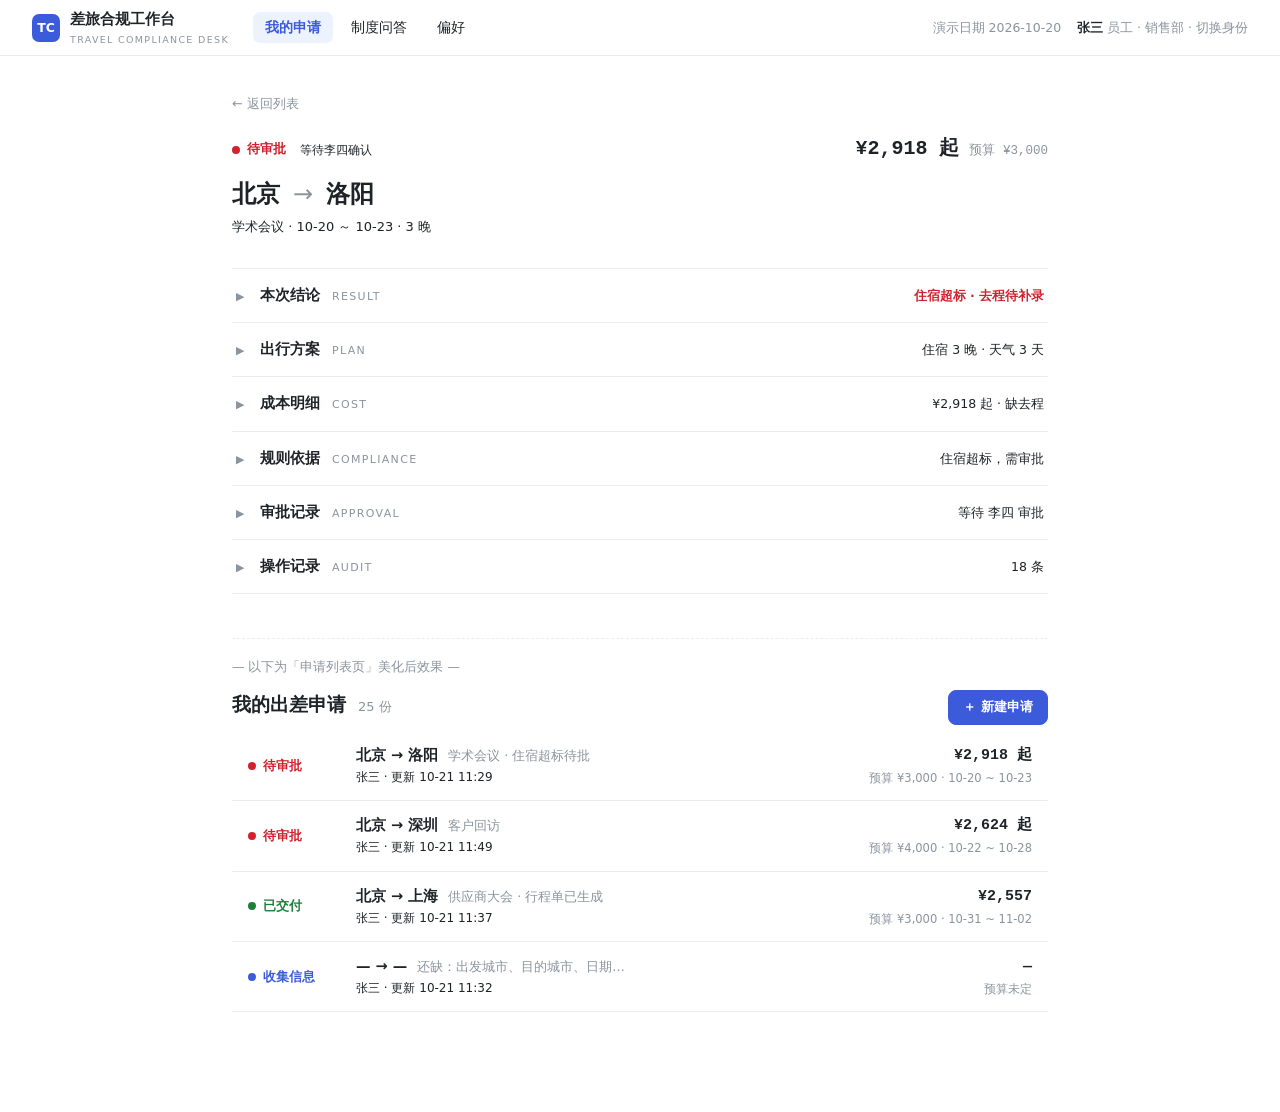
<file: artifacts/design/ui-refresh-2026-10-21/mockup-v4.html>
<!DOCTYPE html>
<html lang="zh-CN">
<head>
<meta charset="UTF-8">
<meta name="viewport" content="width=device-width, initial-scale=1">
<title>美化效果图 v4 · 明亮 SaaS 风 · 结论入折叠 · 警示红色加粗</title>
<style>
/* ============ 设计令牌 A：纯白 + 靓蓝 + GitHub 式灰阶，状态用色点 ============ */
:root {
  --bg: #ffffff;
  --canvas: #fafbfc;
  --ink: #1f2328;
  --muted: #1f2328;       /* 正常文字一律黑色（用户要求） */
  --faint: #8b949e;       /* 仅装饰性小标（英文眉标/时间戳）保留灰 */
  --line: #d8dee4;
  --hair: #eaeef2;
  --blue: #3b5bdb;        /* 唯一主色：链接 / 主按钮 / 进度 */
  --blue-soft: #edf2ff;
  --ok: #1a7f37;
  --warn: #9a6700;
  --err: #cf222e;
  --mono: "Cascadia Mono", Consolas, "Courier New", monospace;
}
* { box-sizing: border-box; }
body {
  margin: 0; background: var(--bg); color: var(--ink);
  font-family: "Segoe UI", "Microsoft YaHei", system-ui, sans-serif;
  font-size: 14px; line-height: 1.6;
}
a { color: var(--blue); text-decoration: none; }
a:hover { text-decoration: underline; }
.mono { font-family: var(--mono); font-variant-numeric: tabular-nums; }
.muted { color: var(--muted); }
.small { font-size: 12px; }

/* ============ 顶栏（极轻：白底 + 发丝线） ============ */
.topbar {
  display: flex; align-items: center; gap: 24px;
  padding: 0 32px; height: 56px;
  background: var(--bg); border-bottom: 1px solid var(--hair);
  position: sticky; top: 0;
}
.brand { display: flex; align-items: center; gap: 10px; color: var(--ink); }
.brand-mark { width: 28px; height: 28px; display: grid; place-items: center;
  background: var(--blue); color: #fff; border-radius: 7px; font-weight: 700; font-size: 12.5px; }
.brand h1 { font-size: 14.5px; margin: 0; font-weight: 600; }
.brand p { margin: 0; font-size: 9.5px; letter-spacing: .14em; text-transform: uppercase; color: var(--faint); }
.nav { display: flex; gap: 6px; flex: 1; }
.nav a { color: var(--muted); padding: 5px 12px; border-radius: 7px; font-size: 13.5px; }
.nav a:hover { background: var(--canvas); color: var(--ink); text-decoration: none; }
.nav a.active { background: var(--blue-soft); color: var(--blue); font-weight: 600; }
.top-right { display: flex; align-items: center; gap: 16px; font-size: 12.5px; color: var(--faint); }
.top-right .me strong { color: var(--ink); font-weight: 600; }

.shell { max-width: 880px; margin: 0 auto; padding: 36px 32px 100px; }  /* 窄栏：阅读宽度即减法 */
.back { font-size: 13px; color: var(--faint); display: inline-block; margin-bottom: 18px; }

/* ============ 1. 页头：状态点 + 一行钱 ============ */
.mh-top { display: flex; align-items: baseline; gap: 14px; flex-wrap: wrap; }
.status { display: inline-flex; align-items: center; gap: 7px; font-size: 13px; font-weight: 600; white-space: nowrap; }
.status::before { content: ""; width: 8px; height: 8px; border-radius: 50%; }
.st-pending { color: var(--err); font-weight: 700; } .st-pending::before { background: var(--err); }
.st-delivered { color: var(--ok); } .st-delivered::before { background: var(--ok); }
.st-collecting { color: var(--blue); } .st-collecting::before { background: var(--blue); }
.mh-amount { margin-left: auto; font-family: var(--mono); font-variant-numeric: tabular-nums;
  font-size: 20px; font-weight: 700; }
.mh-amount .cap { font-family: inherit; font-size: 12.5px; font-weight: 400; color: var(--faint); margin-left: 10px; }
.mh-route { margin: 10px 0 4px; font-size: 24px; font-weight: 700; letter-spacing: .01em; }
.mh-route .arrow { color: var(--faint); font-weight: 400; padding: 0 4px; }
.mh-meta { margin: 0; color: var(--muted); font-size: 13px; }

/* ============ 2. 结论单（signature） ============ */
.result { margin-top: 26px; border: 1px solid var(--line); border-radius: 10px; overflow: hidden; }
.result-head { padding: 12px 20px; font-size: 12px; letter-spacing: .1em; color: var(--faint);
  border-bottom: 1px solid var(--hair); background: var(--canvas); }
.rline { display: flex; gap: 12px; padding: 13px 20px; border-bottom: 1px solid var(--hair);
  align-items: baseline; font-size: 14px; }
.rline:last-child { border-bottom: none; }
.rline .mark { flex: none; width: 18px; text-align: center; font-weight: 700; }
.rline.ok .mark { color: var(--ok); } .rline.warn .mark { color: var(--warn); }
.rline.info .mark { color: var(--blue); } .rline.next { background: var(--blue-soft); }
.rline.warn .mark { color: var(--err); }
.rline.warn b { color: var(--err); font-weight: 700; }
.rline.next .mark { color: var(--blue); }
.rline b { font-weight: 600; }
.rline .body { flex: 1; }
.rline .sub { display: block; font-size: 12.5px; color: var(--muted); margin-top: 1px; }
.rline .side { flex: none; align-self: center; }

/* ============ 3. 折叠段 ============ */
.secs { margin-top: 30px; border-top: 1px solid var(--hair); }
details.sec { border-bottom: 1px solid var(--hair); }
details.sec summary {
  list-style: none; cursor: pointer; user-select: none;
  display: flex; align-items: baseline; gap: 12px; padding: 15px 4px;
}
details.sec summary::-webkit-details-marker { display: none; }
details.sec summary .tri { color: var(--faint); font-size: 11px; width: 12px; }
details.sec, .list-head { scroll-margin-top: 78px; }
details.sec summary h4 { margin: 0; font-size: 14.5px; font-weight: 600; }
details.sec summary .en { font-size: 11px; letter-spacing: .12em; text-transform: uppercase; color: var(--faint); }
details.sec summary .meta { margin-left: auto; font-size: 12.5px; color: var(--muted); }
details.sec summary:hover h4 { color: var(--blue); }
.sec-body { padding: 2px 4px 20px; }

/* 行程（票根行的极简版） */
.leg { display: flex; flex-wrap: wrap; align-items: baseline; gap: 14px; padding: 11px 2px; border-bottom: 1px solid var(--hair); }
.leg:last-child { border-bottom: none; }
.leg .k { flex: none; width: 44px; color: var(--faint); font-size: 12.5px; }
.leg .no { font-weight: 600; flex: 1; min-width: 0; }
.leg .no small { font-weight: 400; color: var(--muted); margin-left: 8px; }
.leg .p { flex: none; margin-left: auto; font-family: var(--mono); font-variant-numeric: tabular-nums; font-weight: 700; }
.leg.missing .p, .leg .todo { color: var(--err); font-weight: 700; white-space: nowrap; }
.leg .sub { flex-basis: 100%; font-size: 12.5px; color: var(--muted); padding-left: 58px; margin-top: -4px; }
.leg-wrap { border: 1px solid var(--hair); border-radius: 8px; padding: 4px 14px; }

/* 天气行 */
.weather-row { display: flex; gap: 22px; padding: 10px 2px; font-size: 13px; flex-wrap: wrap; }
.weather-row .d { color: var(--faint); font-family: var(--mono); font-size: 12.5px; margin-right: 6px; }
.weather-row .t { font-weight: 600; margin-right: 6px; }
.weather-row .r { font-family: var(--mono); font-variant-numeric: tabular-nums; color: var(--muted); margin-right: 6px; }

/* 成本 */
.cost { width: 100%; border-collapse: collapse; max-width: 480px; }
.cost td { padding: 7px 0; border-bottom: 1px solid var(--hair); font-size: 13.5px; }
.cost td.v { text-align: right; font-family: var(--mono); font-variant-numeric: tabular-nums; font-weight: 600; }
.cost tr.total td { border-top: 2px solid var(--ink); border-bottom: none; font-weight: 700; font-size: 14.5px; }
.cost .pending-tag { color: var(--err); font-weight: 700; }
.meta-red { color: var(--err) !important; font-weight: 700; }

/* 规则 */
.rule { padding: 11px 14px; border: 1px solid var(--line); border-radius: 8px; margin-bottom: 10px; max-width: 560px; }
.rule .rn { font-weight: 600; }
.rule .msg { font-size: 13px; margin-top: 2px; }
.rule .nums { font-size: 12px; color: var(--muted); margin-top: 2px; }
.rule .nums b { color: var(--err); }
.quote { margin: 8px 0 0; padding: 8px 12px; border-left: 3px solid var(--line); background: var(--canvas);
  border-radius: 0 6px 6px 0; font-size: 12.5px; color: var(--muted); }
.quote .qh { font-size: 11px; color: var(--faint); margin-bottom: 2px; }

/* 审计 */
.audit-brief { margin: 0; padding: 0; list-style: none; max-width: 640px; }
.audit-brief li { display: flex; gap: 12px; padding: 7px 0; border-bottom: 1px solid var(--hair); font-size: 13px; align-items: baseline; }
.audit-brief li:last-child { border-bottom: none; }
.audit-brief .t { font-family: var(--mono); font-size: 11.5px; color: var(--faint); min-width: 118px; }
.audit-brief .e { font-weight: 600; min-width: 70px; }
.audit-brief .x { color: var(--muted); }
.audit-brief .s { margin-left: auto; font-size: 11.5px; color: var(--faint); }
.dot { display: inline-block; width: 7px; height: 7px; border-radius: 50%; margin-right: 6px; vertical-align: 1px; }
.dot.ok { background: var(--ok); } .dot.warn { background: var(--warn); } .dot.err { background: var(--err); } .dot.info { background: var(--blue); }

/* 按钮 */
.btn { font: inherit; border-radius: 8px; padding: 6px 14px; cursor: pointer; border: 1px solid var(--line);
  background: var(--bg); color: var(--ink); font-size: 13px; }
.btn:hover { background: var(--canvas); }
.btn-primary { background: var(--blue); border-color: var(--blue); color: #fff; font-weight: 600; }
.btn-primary:hover { background: #3350c4; }

/* ============ 4. 列表页 ============ */
.list-head { display: flex; align-items: baseline; gap: 12px; margin-bottom: 6px; }
.list-head h2 { margin: 0; font-size: 19px; font-weight: 700; }
.list-head .cnt { color: var(--faint); font-size: 13px; }
.list-head .btn { margin-left: auto; }
.trip-row {
  display: flex; align-items: center; gap: 16px; padding: 13px 16px;
  border-bottom: 1px solid var(--hair); cursor: pointer;
}
.trip-row:first-of-type { border-top: 1px solid var(--hair); margin-top: 14px; }
.trip-row:hover { background: var(--canvas); }
.trip-row .st { flex: none; width: 92px; font-size: 12.5px; }
.trip-row .main { flex: 1; min-width: 0; }
.trip-row .route { font-weight: 600; font-size: 14.5px; }
.trip-row .route small { font-weight: 400; color: var(--faint); margin-left: 10px; font-size: 12.5px; }
.trip-row .meta { font-size: 12px; color: var(--muted); margin-top: 1px; }
.trip-row .amt { flex: none; text-align: right; white-space: nowrap; }
.trip-row .amt .a { font-family: var(--mono); font-variant-numeric: tabular-nums; font-weight: 700; font-size: 15px; }
.trip-row .amt .u { font-size: 11.5px; color: var(--faint); margin-top: 1px; }
.divider-label { margin: 44px 0 0; font-size: 12.5px; color: var(--faint); border-top: 1px dashed var(--hair); padding-top: 18px; }
</style>
</head>
<body>

<header class="topbar">
  <div class="brand">
    <span class="brand-mark">TC</span>
    <div><h1>差旅合规工作台</h1><p>Travel Compliance Desk</p></div>
  </div>
  <nav class="nav">
    <a class="active" href="#">我的申请</a><a href="#">制度问答</a><a href="#">偏好</a>
  </nav>
  <div class="top-right">
    <span>演示日期 2026-10-20</span>
    <span class="me"><strong>张三</strong> 员工 · 销售部 · 切换身份</span>
  </div>
</header>

<!-- ===================== 详情页：默认只有一张结论单 ===================== -->
<main class="shell">
  <a class="back" href="#">← 返回列表</a>

  <div class="mh-top">
    <span class="status st-pending">待审批</span>
    <span class="muted small">等待李四确认</span>
    <span class="mh-amount">¥2,918 起<span class="cap">预算 ¥3,000</span></span>
  </div>
  <h2 class="mh-route">北京 <span class="arrow">→</span> 洛阳</h2>
  <p class="mh-meta">学术会议 · 10-20 ～ 10-23 · 3 晚</p>

  <!-- 其余全部折叠，默认关闭；"本次结论"也在折叠区首位 -->
  <div class="secs">

    <details class="sec" id="sec-result">
      <summary><span class="tri">▶</span><h4>本次结论</h4><span class="en">Result</span>
        <span class="meta meta-red">住宿超标 · 去程待补录</span></summary>
      <div class="sec-body">
        <section class="result" style="margin-top:6px">
          <div class="rline ok">
            <span class="mark">✓</span>
            <span class="body"><b>返程已选定</b>：QW6053 洛阳 → 北京，10-23 14:00 出发，¥1,628</span>
          </div>
          <div class="rline warn">
            <span class="mark">!</span>
            <span class="body"><b>住宿超标，需经理批准</b>：洛阳克里斯国际酒店 ¥350/晚，超上限 ¥300<span class="sub">已选超标最少的例外，3 晚 ¥1,050</span></span>
            <span class="side"><a class="small" href="#sec-rules">看依据</a></span>
          </div>
          <div class="rline warn">
            <span class="mark">!</span>
            <span class="body"><b>去程交通待补录</b>：10-20 无可用车次/航班，可手动补录或由经理安排</span>
          </div>
          <div class="rline next">
            <span class="mark">→</span>
            <span class="body"><b>下一步</b>：等待 李四 审批</span>
          </div>
        </section>
      </div>
    </details>

    <details class="sec" id="sec-plan">
      <summary><span class="tri">▶</span><h4>出行方案</h4><span class="en">Plan</span>
        <span class="meta">住宿 3 晚 · 天气 3 天</span></summary>
      <div class="sec-body">
        <div class="leg-wrap">
          <div class="leg"><span class="k">去程</span><span class="todo">待人工补录</span>
            <span class="p">—</span>
            <span class="sub">10-20 北京 → 洛阳：无可用交通候选</span></div>
          <div class="leg"><span class="k">住宿</span><span class="no">洛阳克里斯国际酒店<small>距市政府约 5 分钟</small></span>
            <span class="p">¥350/晚 × 3</span></div>
          <div class="leg"><span class="k">返程</span><span class="no">QW6053<small>青岛航空 · 经济舱</small></span>
            <span class="p">¥1,628</span>
            <span class="sub">10-23 14:00 洛阳北郊 → 10-24 10:00 北京首都</span></div>
        </div>
        <div class="weather-row">
          <span><span class="d">10-21</span><span class="t">晴</span><span class="r">9–16℃</span></span>
          <span><span class="d">10-22</span><span class="t">小雨</span><span class="r">8–14℃</span></span>
          <span><span class="d">10-23</span><span class="t">晴</span><span class="r">10–17℃</span></span>
        </div>
        <details class="sec" style="border:none">
          <summary style="padding:10px 2px 6px"><span class="tri">▶</span><h4 class="small" style="font-weight:500;color:var(--muted)">逐日日程与摘要</h4></summary>
          <div class="sec-body">
            <p style="margin:4px 0;padding:10px 14px;background:var(--canvas);border-radius:8px;font-size:13px;color:var(--muted)">
              10-20 赴洛阳参加学术会议，入住洛阳克里斯国际酒店共 3 晚；行程期间有雨，请携带雨具；10-23 乘 QW6053 于 14:00 返程。</p>
            <p class="small muted" style="margin:8px 0 0">
              10-20 去程待补录 · 入住 · 学术会议 ｜ 10-21 学术会议 ｜ 10-22 学术会议 · 雨天提醒 ｜ 10-23 学术会议 · 14:00 返程出发</p>
          </div>
        </details>
      </div>
    </details>

    <details class="sec" id="sec-cost">
      <summary><span class="tri">▶</span><h4>成本明细</h4><span class="en">Cost</span>
        <span class="meta">¥2,918 起 · 缺去程</span></summary>
      <div class="sec-body">
        <table class="cost">
          <tr><td>去程交通</td><td class="v"><span class="pending-tag">待补录</span></td></tr>
          <tr><td>返程交通</td><td class="v">¥1,628.00</td></tr>
          <tr><td>住宿（3 晚 × ¥350）</td><td class="v">¥1,050.00</td></tr>
          <tr><td>伙食补贴（4 天 × ¥60）</td><td class="v">¥240.00</td></tr>
          <tr class="total"><td>合计（缺去程）</td><td class="v">¥2,918 起</td></tr>
          <tr><td>申报预算</td><td class="v">¥3,000.00</td></tr>
          <tr><td>预算差</td><td class="v">补录去程后结算</td></tr>
        </table>
      </div>
    </details>

    <details class="sec" id="sec-rules">
      <summary><span class="tri">▶</span><h4>规则依据</h4><span class="en">Compliance</span>
        <span class="meta">住宿超标，需审批</span></summary>
      <div class="sec-body">
        <div class="rule">
          <div class="rn">住宿超标</div>
          <div class="msg">洛阳克里斯国际酒店每晚 350 元，超过 C 类城市上限 300 元（超 50 元/晚）。</div>
          <div class="nums">实际 <b>¥350/晚</b> · 上限 ¥300/晚</div>
          <blockquote class="quote"><div class="qh">制度原文</div>员工住宿上限：A 类城市每晚上限 500 元；B 类城市每晚上限 400 元；C 类城市每晚上限 300 元。</blockquote>
        </div>
        <div class="rule">
          <div class="rn">方案不完整</div>
          <div class="msg">去程交通待人工补录，需经理确认后才能通过。</div>
        </div>
      </div>
    </details>

    <details class="sec" id="sec-approval">
      <summary><span class="tri">▶</span><h4>审批记录</h4><span class="en">Approval</span>
        <span class="meta">等待 李四 审批</span></summary>
      <div class="sec-body">
        <p style="margin:4px 0 8px;font-size:13.5px">10-21 11:29 发给 <b>李四</b>（销售部 · 经理）。审批原因：住宿超标 · 方案不完整。</p>
        <p class="small muted" style="margin:0">完整审批卡在李四的「待我审批」中，审批结果会同步显示在这里。</p>
      </div>
    </details>

    <details class="sec" id="sec-audit">
      <summary><span class="tri">▶</span><h4>操作记录</h4><span class="en">Audit</span>
        <span class="meta">18 条</span></summary>
      <div class="sec-body">
        <ul class="audit-brief">
          <li><span class="t">10-21 11:29:27</span><span class="e"><span class="dot info"></span>创建申请</span><span class="x">一句话填写 6 项信息</span><span class="s">#424</span></li>
          <li><span class="t">10-21 11:29:27</span><span class="e"><span class="dot info"></span>提交</span><span class="x">开始查询与校验</span><span class="s">#427</span></li>
          <li><span class="t">10-21 11:29:29</span><span class="e"><span class="dot ok"></span>生成方案</span><span class="x">返程 QW6053 · 住宿 3 晚 · 天气 3 天</span><span class="s">#438</span></li>
          <li><span class="t">10-21 11:29:29</span><span class="e"><span class="dot err"></span>合规判断</span><span class="x">住宿超标 · 需审批</span><span class="s">#439</span></li>
          <li><span class="t">10-21 11:29:29</span><span class="e"><span class="dot warn"></span>发起审批</span><span class="x">审批发给 李四</span><span class="s">#441</span></li>
        </ul>
        <details class="sec" style="border:none">
          <summary style="padding:10px 2px 6px"><span class="tri">▶</span><h4 class="small" style="font-weight:500;color:var(--muted)">查看全部 18 条</h4></summary>
          <div class="sec-body">
            <p class="small muted" style="margin:4px 0 0">
              #432 查询去程交通 · 无候选 ｜ #433 查询返程交通 · 15 个候选 ｜ #434 查询协议酒店 · 无 ｜ #435 查询备用酒店 · 2 家 ｜
              #436 查询天气 · 4 天 ｜ #437 选定酒店（超标例外）</p>
          </div>
        </details>
      </div>
    </details>

  </div>

  <p class="divider-label">— 以下为「申请列表页」美化后效果 —</p>

  <!-- ===================== 列表页 ===================== -->
  <div class="list-head" id="sec-list" style="margin-top:12px">
    <h2>我的出差申请</h2><span class="cnt">25 份</span>
    <button class="btn btn-primary">＋ 新建申请</button>
  </div>

  <div class="trip-row">
    <span class="st status st-pending">待审批</span>
    <div class="main">
      <div class="route">北京 → 洛阳<small>学术会议 · 住宿超标待批</small></div>
      <div class="meta">张三 · 更新 10-21 11:29</div>
    </div>
    <div class="amt"><div class="a">¥2,918 起</div><div class="u">预算 ¥3,000 · 10-20 ~ 10-23</div></div>
  </div>

  <div class="trip-row">
    <span class="st status st-pending">待审批</span>
    <div class="main">
      <div class="route">北京 → 深圳<small>客户回访</small></div>
      <div class="meta">张三 · 更新 10-21 11:49</div>
    </div>
    <div class="amt"><div class="a">¥2,624 起</div><div class="u">预算 ¥4,000 · 10-22 ~ 10-28</div></div>
  </div>

  <div class="trip-row">
    <span class="st status st-delivered">已交付</span>
    <div class="main">
      <div class="route">北京 → 上海<small>供应商大会 · 行程单已生成</small></div>
      <div class="meta">张三 · 更新 10-21 11:37</div>
    </div>
    <div class="amt"><div class="a">¥2,557</div><div class="u">预算 ¥3,000 · 10-31 ~ 11-02</div></div>
  </div>

  <div class="trip-row">
    <span class="st status st-collecting">收集信息</span>
    <div class="main">
      <div class="route">— → —<small>还缺：出发城市、目的城市、日期…</small></div>
      <div class="meta">张三 · 更新 10-21 11:32</div>
    </div>
    <div class="amt"><div class="a">—</div><div class="u">预算未定</div></div>
  </div>

</main>
<script>
  // Screenshot helper: open #hash target (if it is a details element) and scroll it into view.
  function applyHash() {
    const h = location.hash.slice(1);
    if (!h) return;
    const t = document.getElementById(h);
    if (!t) return;
    if (t.tagName === "DETAILS") t.open = true;
    requestAnimationFrame(() => t.scrollIntoView({ block: "start" }));
  }
  addEventListener("DOMContentLoaded", applyHash);
  addEventListener("hashchange", applyHash);
  applyHash();
</script>
</body>
</html>
</file>
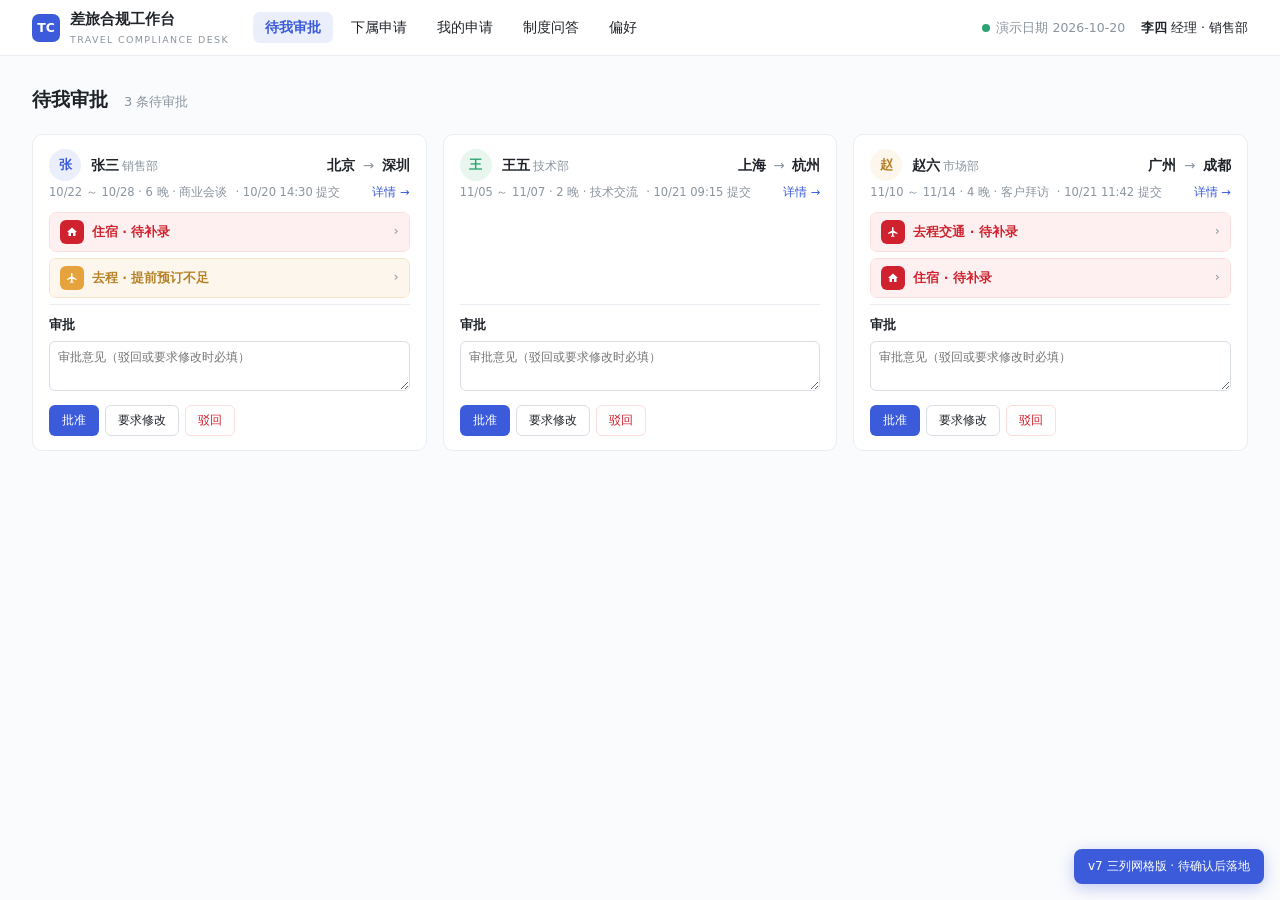
<file: artifacts/design/ui-refresh-2026-10-21/mockup-v7-approval.html>
<!doctype html>
<html lang="zh-CN">
<head>
<meta charset="utf-8">
<meta name="viewport" content="width=device-width,initial-scale=1">
<title>审批卡 v7 效果图（三列网格版）</title>
<style>
:root {
  --blue: #3b5bdb; --blue-3: #768ce6; --blue-5: #9daded; --blue-7: #c4cef4;
  --blue-8: #d8def8; --blue-9: #ebeefb; --blue-dark: #2f49af;
  --ink: #1f2328; --muted: #8b949e; --line: #d8dee4; --hair: #eaeef2; --canvas: #fafbfc;
  --red: #cf222e; --red-bg: #fef0f0; --red-line: #fcdcdc;
  --orange: #b58126; --orange-bg: #fdf6ec; --orange-line: #f5e3c8; --orange-dot: #e6a23c;
  --green: #2ba471; --green-bg: #e8f6ef; --green-line: #b9e2cd;
  --mono: "Cascadia Mono", Consolas, "Courier New", monospace;
}
* { box-sizing: border-box; }
body { margin: 0; background: var(--canvas); color: var(--ink); font-family: "Segoe UI","Microsoft YaHei",system-ui,sans-serif; font-size: 14px; line-height: 1.6; }
a { color: var(--blue); }

.topbar { display: flex; align-items: center; gap: 12px 24px; flex-wrap: wrap; padding: 0 32px; min-height: 56px; background: #fff; border-bottom: 1px solid var(--hair); position: sticky; top: 0; z-index: 20; }
.brand { display: flex; align-items: center; gap: 10px; color: var(--ink); text-decoration: none; }
.brand-mark { display: grid; place-items: center; width: 28px; height: 28px; background: var(--blue); color: #fff; border-radius: 7px; font-weight: 700; font-size: 12.5px; }
.brand h1 { font-size: 14.5px; margin: 0; font-weight: 600; }
.brand p { margin: 0; font-size: 9.5px; letter-spacing: .14em; text-transform: uppercase; color: var(--muted); }
.nav { display: flex; gap: 6px; flex: 1; }
.nav a { color: var(--ink); padding: 5px 12px; border-radius: 7px; font-size: 13.5px; text-decoration: none; }
.nav a.active { background: var(--blue-9); color: var(--blue); font-weight: 600; }
.topbar-right { display: flex; align-items: center; gap: 16px; font-size: 12.5px; margin-left: auto; }
.health { display: flex; align-items: center; gap: 6px; color: var(--muted); }
.health .dot { width: 8px; height: 8px; border-radius: 50%; background: var(--green); }

.shell { max-width: 1400px; margin: 0 auto; padding: 28px 32px 96px; }
.page-head { display: flex; align-items: baseline; gap: 16px; margin-bottom: 20px; }
.page-head h2 { margin: 0; font-size: 19px; font-weight: 700; }
.page-head .count { font-size: 13px; color: var(--muted); }

/* ===== 3-column grid ===== */
.ap-grid {
  display: grid;
  grid-template-columns: repeat(3, 1fr);
  gap: 16px;
  align-items: stretch;
}
@media (max-width: 1200px) { .ap-grid { grid-template-columns: repeat(2, 1fr); } }
@media (max-width: 800px)  { .ap-grid { grid-template-columns: 1fr; } }

/* ===== APPROVAL CARD v7 — compact for 3-col ===== */
.ap-card {
  background: #fff; border: 1px solid var(--hair); border-radius: 10px;
  padding: 14px 16px;
  display: flex; flex-direction: column;
}

/* header */
.ap-head { display: flex; align-items: center; gap: 10px; margin-bottom: 2px; }
.ap-avatar {
  flex: none; width: 32px; height: 32px; border-radius: 50%; display: grid; place-items: center;
  background: var(--blue-9); color: var(--blue); font-weight: 700; font-size: 13px;
}
.ap-name { font-weight: 700; font-size: 14px; }
.ap-dept { font-size: 11.5px; color: var(--muted); margin-left: 3px; }
.ap-route { margin-left: auto; font-size: 13.5px; font-weight: 700; white-space: nowrap; }
.ap-route .arrow { color: var(--muted); font-weight: 400; padding: 0 3px; }

.ap-sub { display: flex; align-items: center; gap: 8px; margin-bottom: 10px; font-size: 11.5px; color: var(--muted); }
.ap-sub .submitted { white-space: nowrap; }
.ap-link { color: var(--blue); text-decoration: none; margin-left: auto; font-size: 11.5px; white-space: nowrap; }
.ap-link:hover { text-decoration: underline; }

/* ---- collapsible anomaly rows ---- */
.ap-anomaly {
  border: 1px solid var(--hair); border-radius: 7px; margin-bottom: 6px;
  overflow: hidden;
}
.ap-anomaly > summary {
  list-style: none; cursor: pointer; display: flex; align-items: center; gap: 8px;
  padding: 7px 10px; min-height: 34px; transition: background .15s;
}
.ap-anomaly > summary::-webkit-details-marker { display: none; }
.ap-anomaly > summary:hover { background: var(--canvas); }
.ap-anomaly .an-ico {
  flex: none; width: 24px; height: 24px; border-radius: 6px; display: grid; place-items: center;
}
.ap-anomaly .an-ico svg { width: 12px; height: 12px; fill: currentColor; }
.ap-anomaly .an-title { font-weight: 600; font-size: 12.5px; flex: 1; }
.ap-anomaly .an-arrow { color: var(--muted); transition: transform .2s; font-size: 13px; }
.ap-anomaly[open] > summary .an-arrow { transform: rotate(90deg); }

/* danger anomaly (missing) */
.ap-anomaly.danger { border-color: var(--red-line); }
.ap-anomaly.danger > summary { background: var(--red-bg); }
.ap-anomaly.danger .an-ico { background: var(--red); color: #fff; }
.ap-anomaly.danger .an-title { color: var(--red); }

/* warning anomaly (exception) */
.ap-anomaly.warning { border-color: var(--orange-line); }
.ap-anomaly.warning > summary { background: var(--orange-bg); }
.ap-anomaly.warning .an-ico { background: var(--orange-dot); color: #fff; }
.ap-anomaly.warning .an-title { color: var(--orange); }

/* anomaly body */
.ap-anomaly-body { padding: 8px 10px 10px; font-size: 11.5px; color: var(--ink); line-height: 1.5; }
.ap-anomaly-body .kv { display: grid; grid-template-columns: max-content 1fr; gap: 2px 10px; }
.ap-anomaly-body .kv dt { color: var(--muted); font-size: 11px; }
.ap-anomaly-body .kv dd { margin: 0; font-size: 11.5px; }

/* decision form */
.ap-decision { margin-top: auto; padding-top: 10px; border-top: 1px solid var(--hair); }
.ap-decision h4 { margin: 0 0 6px; font-size: 12.5px; font-weight: 600; }
.ap-decision textarea {
  width: 100%; font: inherit; border: 1px solid var(--line); border-radius: 6px;
  padding: 6px 8px; resize: vertical; font-size: 12px; line-height: 1.5;
}
.ap-decision textarea:focus { outline: 2px solid var(--blue-8); border-color: var(--blue); }
.ap-actions { display: flex; gap: 6px; margin-top: 8px; flex-wrap: wrap; }
.ap-btn { font: inherit; border-radius: 6px; padding: 5px 12px; cursor: pointer; border: 1px solid transparent; font-size: 12px; }
.ap-btn-primary { background: var(--blue); color: #fff; }
.ap-btn-primary:hover { background: var(--blue-dark); }
.ap-btn-secondary { background: #fff; border-color: var(--line); color: var(--ink); }
.ap-btn-secondary:hover { border-color: var(--blue-7); color: var(--blue); }
.ap-btn-danger { background: #fff; border-color: var(--red-line); color: var(--red); }
.ap-btn-danger:hover { background: var(--red-bg); }

/* annotation */
.mockup-note {
  position: fixed; bottom: 16px; right: 16px; background: var(--blue); color: #fff;
  padding: 8px 14px; border-radius: 8px; font-size: 12px; z-index: 100;
  box-shadow: 0 4px 16px rgba(59,91,219,.3);
}
</style>
</head>
<body>

<div hidden aria-hidden="true">
  <svg id="ico-plane" viewBox="0 0 24 24"><path d="M21 16v-2l-8-5V3.5A1.5 1.5 0 0 0 11.5 2 1.5 1.5 0 0 0 10 3.5V9l-8 5v2l8-2.5V19l-2 1.5V22l3.5-1 3.5 1v-1.5L13 19v-5.5z"/></svg>
  <svg id="ico-house" viewBox="0 0 24 24"><path d="M10 20v-6h4v6h5v-8h3L12 3 2 12h3v8z"/></svg>
</div>

<div class="topbar">
  <a class="brand" href="#"><span class="brand-mark">TC</span><div><h1>差旅合规工作台</h1><p>Travel Compliance Desk</p></div></a>
  <nav class="nav">
    <a href="#" class="active">待我审批</a>
    <a href="#">下属申请</a>
    <a href="#">我的申请</a>
    <a href="#">制度问答</a>
    <a href="#">偏好</a>
  </nav>
  <div class="topbar-right">
    <span class="health"><span class="dot"></span> 演示日期 2026-10-20</span>
    <span><strong>李四</strong> 经理 · 销售部</span>
  </div>
</div>

<div class="shell">
  <div class="page-head">
    <h2>待我审批</h2>
    <span class="count">3 条待审批</span>
  </div>

  <div class="ap-grid">

    <!-- ===== CARD 1: 张三 北京→深圳（住宿待补录 + 提前预订违规） ===== -->
    <div class="ap-card">
      <div class="ap-head">
        <div class="ap-avatar">张</div>
        <div><span class="ap-name">张三</span><span class="ap-dept">销售部</span></div>
        <div class="ap-route">北京 <span class="arrow">→</span> 深圳</div>
      </div>
      <div class="ap-sub">
        <span>10/22 ～ 10/28 · 6 晚 · 商业会谈</span>
        <span class="submitted">· 10/20 14:30 提交</span>
        <a class="ap-link" href="#">详情 →</a>
      </div>

      <details class="ap-anomaly danger">
        <summary>
          <span class="an-ico"><svg><use href="#ico-house"/></svg></span>
          <span class="an-title">住宿 · 待补录</span>
          <span class="an-arrow">›</span>
        </summary>
        <div class="ap-anomaly-body">
          <dl class="kv">
            <dt>nights</dt><dd>6 晚，暂无候选酒店</dd>
            <dt>影响</dt><dd>成本按已知小计 ¥2,624 起</dd>
          </dl>
        </div>
      </details>

      <details class="ap-anomaly warning">
        <summary>
          <span class="an-ico"><svg><use href="#ico-plane"/></svg></span>
          <span class="an-title">去程 · 提前预订不足</span>
          <span class="an-arrow">›</span>
        </summary>
        <div class="ap-anomaly-body">
          <dl class="kv">
            <dt>规则</dt><dd>机票需提前 ≥3 天（POL-5）</dd>
            <dt>实际</dt><dd>提前 2 天预订</dd>
            <dt>航班</dt><dd>ZH9108 · ¥1,070</dd>
          </dl>
        </div>
      </details>

      <div class="ap-decision">
        <h4>审批</h4>
        <textarea rows="2" placeholder="审批意见（驳回或要求修改时必填）"></textarea>
        <div class="ap-actions">
          <button class="ap-btn ap-btn-primary">批准</button>
          <button class="ap-btn ap-btn-secondary">要求修改</button>
          <button class="ap-btn ap-btn-danger">驳回</button>
        </div>
      </div>
    </div>

    <!-- ===== CARD 2: 王五 上海→杭州（全部正常） ===== -->
    <div class="ap-card">
      <div class="ap-head">
        <div class="ap-avatar" style="background:var(--green-bg);color:var(--green)">王</div>
        <div><span class="ap-name">王五</span><span class="ap-dept">技术部</span></div>
        <div class="ap-route">上海 <span class="arrow">→</span> 杭州</div>
      </div>
      <div class="ap-sub">
        <span>11/05 ～ 11/07 · 2 晚 · 技术交流</span>
        <span class="submitted">· 10/21 09:15 提交</span>
        <a class="ap-link" href="#">详情 →</a>
      </div>

      <!-- 无异常 → 不渲染任何折叠 -->

      <div class="ap-decision">
        <h4>审批</h4>
        <textarea rows="2" placeholder="审批意见（驳回或要求修改时必填）"></textarea>
        <div class="ap-actions">
          <button class="ap-btn ap-btn-primary">批准</button>
          <button class="ap-btn ap-btn-secondary">要求修改</button>
          <button class="ap-btn ap-btn-danger">驳回</button>
        </div>
      </div>
    </div>

    <!-- ===== CARD 3: 赵六 广州→成都（交通+住宿都待补录） ===== -->
    <div class="ap-card">
      <div class="ap-head">
        <div class="ap-avatar" style="background:var(--orange-bg);color:var(--orange)">赵</div>
        <div><span class="ap-name">赵六</span><span class="ap-dept">市场部</span></div>
        <div class="ap-route">广州 <span class="arrow">→</span> 成都</div>
      </div>
      <div class="ap-sub">
        <span>11/10 ～ 11/14 · 4 晚 · 客户拜访</span>
        <span class="submitted">· 10/21 11:42 提交</span>
        <a class="ap-link" href="#">详情 →</a>
      </div>

      <details class="ap-anomaly danger">
        <summary>
          <span class="an-ico"><svg><use href="#ico-plane"/></svg></span>
          <span class="an-title">去程交通 · 待补录</span>
          <span class="an-arrow">›</span>
        </summary>
        <div class="ap-anomaly-body">
          <dl class="kv">
            <dt>影响</dt><dd>去程费用未计入合计</dd>
          </dl>
        </div>
      </details>

      <details class="ap-anomaly danger">
        <summary>
          <span class="an-ico"><svg><use href="#ico-house"/></svg></span>
          <span class="an-title">住宿 · 待补录</span>
          <span class="an-arrow">›</span>
        </summary>
        <div class="ap-anomaly-body">
          <dl class="kv">
            <dt>nights</dt><dd>4 晚，暂无候选酒店</dd>
          </dl>
        </div>
      </details>

      <div class="ap-decision">
        <h4>审批</h4>
        <textarea rows="2" placeholder="审批意见（驳回或要求修改时必填）"></textarea>
        <div class="ap-actions">
          <button class="ap-btn ap-btn-primary">批准</button>
          <button class="ap-btn ap-btn-secondary">要求修改</button>
          <button class="ap-btn ap-btn-danger">驳回</button>
        </div>
      </div>
    </div>

  </div><!-- /ap-grid -->
</div>

<div class="mockup-note">v7 三列网格版 · 待确认后落地</div>

</body>
</html>
</file>
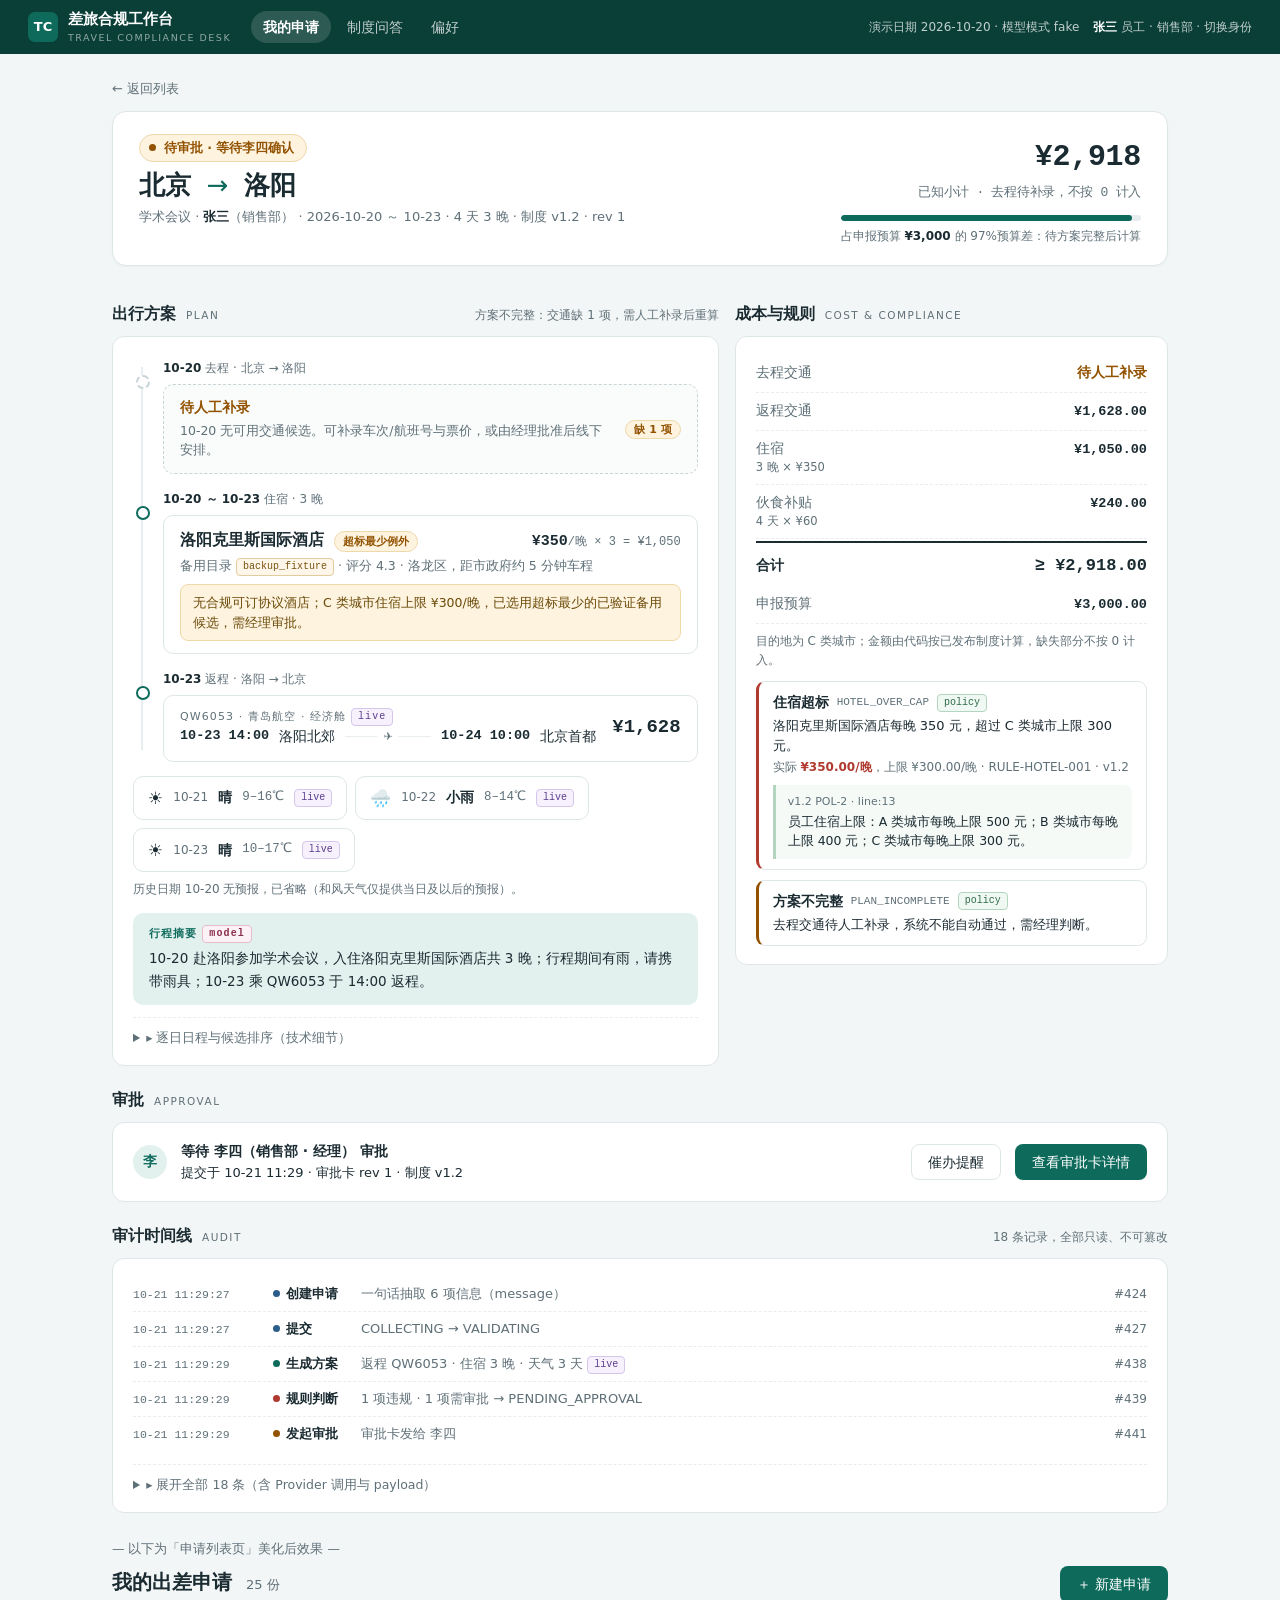
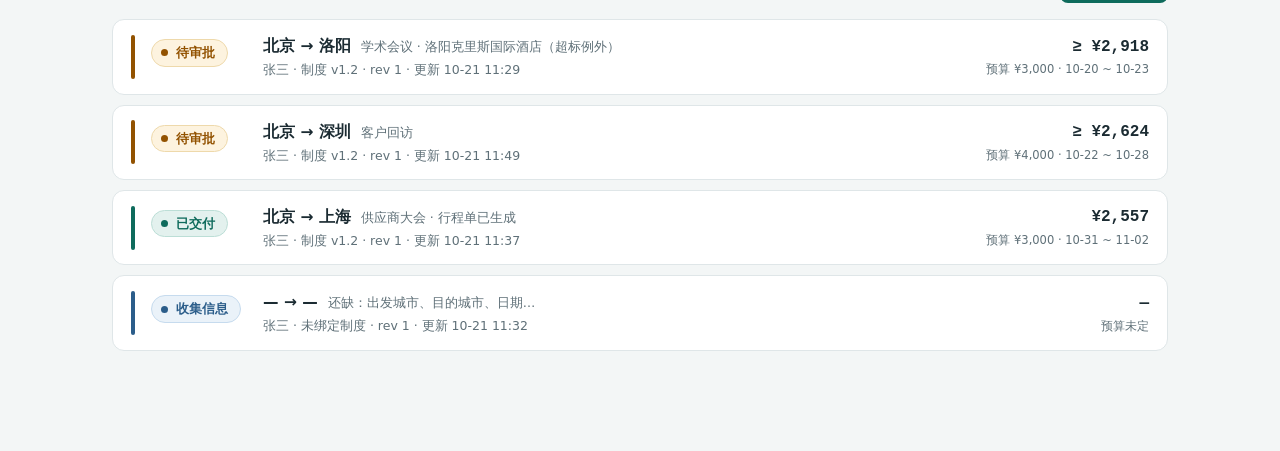
<file: artifacts/design/ui-refresh-2026-10-21/mockup.html>
<!DOCTYPE html>
<html lang="zh-CN">
<head>
<meta charset="UTF-8">
<meta name="viewport" content="width=device-width, initial-scale=1">
<title>美化效果图 · 差旅合规工作台</title>
<style>
/* ============ 设计令牌：冷纸白 + 深青墨 + 信号色（合规台专属，非通用模板） ============ */
:root {
  --paper: #f3f6f6;
  --panel: #ffffff;
  --ink: #1b2b32;
  --muted: #5f7078;
  --teal: #0e6b5c;          /* 品牌青：通过 / 合规 */
  --teal-ink: #0a3f37;      /* 顶栏深底 */
  --teal-soft: #e3f1ee;
  --amber: #925200;         /* 待办：待审批 / 待补录 */
  --amber-soft: #fdf3df;
  --amber-line: #eed9ab;
  --red: #b03a30;           /* 违规 */
  --red-soft: #fceae7;
  --red-line: #efc7c1;
  --blue: #2b5d8a;          /* 信息 */
  --blue-soft: #eaf2f9;
  --line: #dfe6e8;
  --hair: #e8edef;
  --mono: "Cascadia Mono", Consolas, "Courier New", monospace;
}
* { box-sizing: border-box; }
body {
  margin: 0; background: var(--paper); color: var(--ink);
  font-family: "Segoe UI", "Microsoft YaHei", system-ui, sans-serif;
  font-size: 14px; line-height: 1.55;
}
a { color: var(--teal); text-decoration: none; }
.mono { font-family: var(--mono); font-variant-numeric: tabular-nums; }
.muted { color: var(--muted); }
.small { font-size: 12px; }

/* ============ 顶栏 ============ */
.topbar {
  display: flex; align-items: center; gap: 20px;
  padding: 0 28px; height: 54px;
  background: var(--teal-ink); color: #fff;
}
.brand { display: flex; align-items: center; gap: 10px; }
.brand-mark {
  width: 30px; height: 30px; display: grid; place-items: center;
  background: var(--teal); border-radius: 7px; font-weight: 700; font-size: 13px;
}
.brand h1 { font-size: 15px; margin: 0; font-weight: 600; }
.brand p { margin: 0; font-size: 9.5px; letter-spacing: .16em; text-transform: uppercase; opacity: .55; }
.nav { display: flex; gap: 4px; flex: 1; }
.nav a { color: rgba(255,255,255,.75); padding: 6px 12px; border-radius: 999px; font-size: 13.5px; }
.nav a.active { background: rgba(255,255,255,.14); color: #fff; font-weight: 600; }
.top-right { display: flex; align-items: center; gap: 14px; font-size: 12px; color: rgba(255,255,255,.75); }
.top-right .me strong { color: #fff; font-weight: 600; }

.shell { max-width: 1120px; margin: 0 auto; padding: 24px 32px 90px; }
.back { font-size: 13px; color: var(--muted); display: inline-block; margin-bottom: 12px; }
.back:hover { color: var(--teal); }

/* ============ 1. masthead：一眼看懂状态 + 钱 ============ */
.masthead {
  background: var(--panel); border: 1px solid var(--line); border-radius: 14px;
  padding: 22px 26px 20px; margin-bottom: 14px;
  display: grid; grid-template-columns: 1fr auto; gap: 8px 32px;
  box-shadow: 0 1px 2px rgba(20,40,40,.04);
}
.mh-status { display: inline-flex; align-items: center; gap: 8px; font-size: 12.5px; font-weight: 600;
  padding: 3px 12px 3px 9px; border-radius: 999px; margin-bottom: 8px; }
.st-pending { background: var(--amber-soft); color: var(--amber); border: 1px solid var(--amber-line); }
.st-pending::before { content: ""; width: 7px; height: 7px; border-radius: 50%; background: var(--amber); }
.st-delivered { background: var(--teal-soft); color: var(--teal); border: 1px solid #bcded6; }
.st-delivered::before { content: ""; width: 7px; height: 7px; border-radius: 50%; background: var(--teal); }
.st-collecting { background: var(--blue-soft); color: var(--blue); border: 1px solid #c6dbee; }
.st-collecting::before { content: ""; width: 7px; height: 7px; border-radius: 50%; background: var(--blue); }
.mh-route { margin: 0; font-size: 26px; font-weight: 700; letter-spacing: .01em; line-height: 1.2; }
.mh-route .arrow { color: var(--teal); font-weight: 400; padding: 0 6px; }
.mh-meta { margin: 6px 0 0; color: var(--muted); font-size: 13px; }
.mh-meta b { color: var(--ink); font-weight: 600; }
.mh-budget { text-align: right; min-width: 240px; }
.mh-amount { font-family: var(--mono); font-variant-numeric: tabular-nums; font-size: 30px; font-weight: 700; letter-spacing: -.01em; }
.mh-amount small { font-size: 13px; font-weight: 500; color: var(--muted); display: block; margin-top: 2px; }
.budget-bar { margin-top: 12px; }
.budget-bar .scale { height: 6px; border-radius: 999px; background: var(--hair); overflow: hidden; }
.budget-bar .fill { height: 100%; border-radius: 999px; background: var(--teal); }
.budget-bar .cap { margin-top: 6px; font-size: 12px; color: var(--muted); display: flex; justify-content: space-between; }
.budget-bar .cap b { color: var(--ink); }

/* ============ 2. 区块标题 ============ */
.sec { display: grid; grid-template-columns: minmax(0, 7fr) minmax(0, 5fr); gap: 16px; align-items: start; }
@media (max-width: 980px) { .sec { grid-template-columns: 1fr; } }
.sec-title { display: flex; align-items: baseline; gap: 10px; margin: 22px 0 10px; }
.sec-title .en { font-size: 10.5px; letter-spacing: .14em; text-transform: uppercase; color: var(--muted); }
.sec-title h3 { margin: 0; font-size: 15.5px; font-weight: 700; }
.sec-title .hint { font-size: 12px; color: var(--muted); margin-left: auto; }

.card { background: var(--panel); border: 1px solid var(--line); border-radius: 12px; padding: 18px 20px; }

/* ============ 3. 行程轴 + 票根卡（signature） ============ */
.rail { position: relative; margin: 4px 0 0; padding-left: 30px; }
.rail::before { content: ""; position: absolute; left: 8px; top: 8px; bottom: 12px; width: 2px; background: var(--hair); }
.stop { position: relative; padding-bottom: 16px; }
.stop:last-child { padding-bottom: 0; }
.stop::before { content: ""; position: absolute; left: -27px; top: 16px; width: 10px; height: 10px; border-radius: 50%;
  background: var(--panel); border: 2.5px solid var(--teal); }
.stop.todo::before { border-color: #c9d4d8; border-style: dashed; }
.stop-date { font-size: 12px; color: var(--muted); margin-bottom: 6px; }
.stop-date b { color: var(--ink); font-weight: 600; }

.leg {
  border: 1px solid var(--line); border-radius: 10px; padding: 12px 16px;
  display: grid; grid-template-columns: 1fr auto; gap: 2px 16px; background: #fff;
}
.leg.missing { border: 1.5px dashed #c9d4d8; background: #fafcfb; }
.leg-kind { font-size: 11px; letter-spacing: .1em; color: var(--muted); }
.leg-no { font-size: 16.5px; font-weight: 700; }
.leg-no small { font-size: 12px; font-weight: 400; color: var(--muted); margin-left: 8px; }
.leg-route { grid-column: 1 / -1; display: flex; align-items: center; gap: 10px; color: var(--ink); font-size: 13.5px; }
.leg-route .t { font-family: var(--mono); font-variant-numeric: tabular-nums; font-weight: 600; }
.leg-route .line { flex: 1; border-top: 1px solid var(--hair); position: relative; }
.leg-route .line::after { content: "✈"; position: absolute; top: -9px; left: 50%; transform: translateX(-50%);
  background: #fff; padding: 0 6px; color: var(--muted); font-size: 11px; }
.leg-price { grid-row: span 2; align-self: center; text-align: right; }
.leg-price .p { font-family: var(--mono); font-variant-numeric: tabular-nums; font-size: 19px; font-weight: 700; }
.todo-text { color: var(--amber); font-weight: 600; font-size: 13.5px; }
.todo-sub { color: var(--muted); font-size: 12.5px; margin-top: 2px; }

/* 住宿卡 */
.hotel { border: 1px solid var(--line); border-radius: 10px; padding: 12px 16px; background: #fff; }
.hotel-top { display: flex; align-items: baseline; gap: 10px; }
.hotel-name { font-size: 15.5px; font-weight: 700; }
.hotel-price { margin-left: auto; font-family: var(--mono); font-variant-numeric: tabular-nums; font-size: 15px; font-weight: 700; }
.hotel-price small { font-weight: 400; color: var(--muted); font-size: 12px; }
.hotel-sub { margin-top: 3px; font-size: 12.5px; color: var(--muted); }
.exc { display: inline-block; font-size: 11px; padding: 1px 8px; border-radius: 999px;
  background: var(--amber-soft); color: var(--amber); border: 1px solid var(--amber-line); font-weight: 600; }
.hotel-note { margin: 8px 0 0; padding: 8px 12px; border-radius: 8px; background: var(--amber-soft);
  color: #6b4a08; font-size: 12.5px; border: 1px solid var(--amber-line); }

/* ============ 4. 徽标（降噪：浅底、小号、统一灰度优先） ============ */
.src { display: inline-block; font-family: var(--mono); font-size: 10px; padding: 0 6px; border-radius: 4px;
  border: 1px solid; vertical-align: 1px; white-space: nowrap; line-height: 1.6; }
.src-live { color: #5b3d8f; border-color: #d5c6ec; background: #f6f1fc; }
.src-backup_fixture { color: #7a5413; border-color: #e3cba0; background: #fdf6e9; }
.src-model { color: #8a2f4b; border-color: #e6bccb; background: #fcf1f5; }
.src-policy { color: #2f6b47; border-color: #b3d4bf; background: #f0f8f3; }
.src-demo_fixture { color: #285a8a; border-color: #b7cde5; background: #f1f6fb; }

/* ============ 5. 天气条 ============ */
.weather-strip { display: flex; gap: 8px; margin-top: 14px; flex-wrap: wrap; }
.wchip { border: 1px solid var(--line); border-radius: 10px; padding: 8px 14px; display: flex; align-items: center; gap: 10px; background: #fff; }
.wchip .d { font-size: 12px; color: var(--muted); }
.wchip .ico { font-size: 17px; }
.wchip .t { font-weight: 600; font-size: 13.5px; }
.wchip .r { font-family: var(--mono); font-variant-numeric: tabular-nums; font-size: 12.5px; color: var(--muted); }
.weather-note { margin-top: 8px; font-size: 12px; color: var(--muted); }

/* ============ 6. 折叠 details ============ */
details.fold { margin-top: 12px; border-top: 1px dashed var(--hair); padding-top: 10px; }
details.fold summary { cursor: pointer; font-size: 12.5px; color: var(--muted); user-select: none; }
details.fold summary:hover { color: var(--teal); }
.kv { display: grid; grid-template-columns: max-content 1fr; gap: 5px 18px; margin: 10px 0 0; font-size: 12.5px; }
.kv dt { color: var(--muted); }
.kv dd { margin: 0; }

/* 摘要引用 */
.summary-quote { margin-top: 14px; padding: 12px 16px; border-radius: 10px; background: var(--teal-soft); }
.summary-quote .lbl { font-size: 11px; letter-spacing: .1em; color: var(--teal); font-weight: 700; margin-bottom: 4px; }
.summary-quote p { margin: 0; font-size: 13.5px; line-height: 1.7; }

/* ============ 7. 成本 + 规则（右栏） ============ */
.cost-row { display: flex; justify-content: space-between; align-items: baseline; padding: 7px 0; border-bottom: 1px dashed var(--hair); font-size: 13.5px; }
.cost-row .k { color: var(--muted); }
.cost-row .k small { display: block; font-size: 11.5px; }
.cost-row .v { font-family: var(--mono); font-variant-numeric: tabular-nums; font-weight: 600; }
.cost-row.total { border-top: 2px solid var(--ink); border-bottom: none; margin-top: 2px; padding-top: 10px; }
.cost-row.total .k { color: var(--ink); font-weight: 700; }
.cost-row.total .v { font-size: 17px; font-weight: 700; }
.pending-tag { display: inline-block; font-size: 11px; padding: 0 8px; border-radius: 999px;
  background: var(--amber-soft); color: var(--amber); border: 1px solid var(--amber-line); font-weight: 600; }
.cost-foot { margin-top: 8px; font-size: 12px; color: var(--muted); }

.rule-item { border: 1px solid var(--line); border-left: 3.5px solid var(--muted); border-radius: 9px;
  padding: 10px 14px; margin-top: 10px; background: #fff; }
.rule-item.violation { border-left-color: var(--red); }
.rule-item.reason { border-left-color: var(--amber); }
.rule-head { display: flex; align-items: center; gap: 8px; flex-wrap: wrap; margin-bottom: 3px; }
.rule-name { font-weight: 700; font-size: 13.5px; }
.rule-code { font-family: var(--mono); font-size: 11px; color: var(--muted); }
.rule-msg { font-size: 13px; }
.rule-nums { font-size: 12px; color: var(--muted); margin-top: 2px; }
.rule-nums b.over { color: var(--red); }
.quote { margin: 8px 0 0; padding: 8px 12px; border-left: 3px solid #b3d4bf; background: #f6faf7; border-radius: 0 8px 8px 0; font-size: 12.5px; }
.quote .qh { font-size: 11px; color: var(--muted); margin-bottom: 2px; }

/* ============ 8. 审批一行卡 ============ */
.approval-line { display: flex; align-items: center; gap: 14px; flex-wrap: wrap; }
.approval-line .who { display: flex; align-items: center; gap: 10px; }
.avatar { width: 34px; height: 34px; border-radius: 50%; background: var(--teal-soft); color: var(--teal);
  display: grid; place-items: center; font-weight: 700; font-size: 14px; }
.approval-line .what { font-size: 13px; }
.approval-line .what b { display: block; font-size: 14px; }
.approval-line .sp { margin-left: auto; }
.btn { font: inherit; border-radius: 8px; padding: 7px 16px; cursor: pointer; border: 1px solid transparent; font-size: 13.5px; }
.btn-primary { background: var(--teal); color: #fff; }
.btn-ghost { background: #fff; border-color: var(--line); color: var(--ink); }

/* ============ 9. 审计（折叠摘要） ============ */
.audit-brief { margin: 0; padding: 0; list-style: none; }
.audit-brief li { display: flex; gap: 12px; padding: 7px 0; border-bottom: 1px dashed var(--hair); font-size: 13px; align-items: baseline; }
.audit-brief li:last-child { border-bottom: none; }
.audit-brief .t { font-family: var(--mono); font-size: 11.5px; color: var(--muted); min-width: 128px; }
.audit-brief .e { font-weight: 600; min-width: 76px; }
.audit-brief .x { color: var(--muted); }
.audit-brief .s { margin-left: auto; }
.dot { display: inline-block; width: 7px; height: 7px; border-radius: 50%; margin-right: 6px; vertical-align: 1px; }
.dot.ok { background: var(--teal); } .dot.warn { background: var(--amber); } .dot.err { background: var(--red); } .dot.info { background: var(--blue); }

/* ============ 10. 列表页新版 ============ */
.list-head { display: flex; align-items: baseline; gap: 14px; margin-bottom: 16px; }
.list-head h2 { margin: 0; font-size: 20px; font-weight: 700; }
.list-head .cnt { color: var(--muted); font-size: 13px; }
.list-head .btn { margin-left: auto; }
.trip-card {
  background: var(--panel); border: 1px solid var(--line); border-radius: 12px;
  padding: 14px 18px; margin-bottom: 10px; cursor: pointer;
  display: flex; align-items: center; gap: 16px;
  transition: border-color .12s ease, transform .12s ease;
}
.trip-card:hover { border-color: var(--teal); transform: translateY(-1px); }
.trip-card .bar { width: 4px; height: 44px; border-radius: 4px; flex: none; }
.bar.amber { background: var(--amber); } .bar.teal { background: var(--teal); } .bar.blue { background: var(--blue); } .bar.red { background: var(--red); }
.tc-status { flex: none; width: 96px; }
.tc-main { flex: 1; min-width: 0; }
.tc-route { font-weight: 700; font-size: 15.5px; }
.tc-route small { font-weight: 400; color: var(--muted); margin-left: 10px; font-size: 12.5px; }
.tc-meta { font-size: 12.5px; color: var(--muted); margin-top: 2px; }
.tc-amount { flex: none; text-align: right; white-space: nowrap; }
.tc-amount .a { font-family: var(--mono); font-variant-numeric: tabular-nums; font-weight: 700; font-size: 16px; }
.tc-amount .u { font-size: 11.5px; color: var(--muted); margin-top: 2px; }
.demo-note { margin: 26px 0 8px; font-size: 12.5px; color: var(--muted); }
</style>
</head>
<body>

<!-- ===================== 顶栏 ===================== -->
<header class="topbar">
  <div class="brand">
    <span class="brand-mark">TC</span>
    <div><h1>差旅合规工作台</h1><p>Travel Compliance Desk</p></div>
  </div>
  <nav class="nav">
    <a class="active" href="#">我的申请</a><a href="#">制度问答</a><a href="#">偏好</a>
  </nav>
  <div class="top-right">
    <span>演示日期 2026-10-20 · 模型模式 fake</span>
    <span class="me"><strong>张三</strong> 员工 · 销售部 · 切换身份</span>
  </div>
</header>

<!-- ===================== 详情页（美化后） ===================== -->
<main class="shell">
  <a class="back" href="#">← 返回列表</a>

  <!-- 1. masthead：状态 / 路线 / 钱与预算 -->
  <section class="masthead">
    <div>
      <span class="mh-status st-pending">待审批 · 等待李四确认</span>
      <h2 class="mh-route">北京 <span class="arrow">→</span> 洛阳</h2>
      <p class="mh-meta">学术会议 · <b>张三</b>（销售部） · 2026-10-20 ～ 10-23 · 4 天 3 晚 · 制度 v1.2 · rev 1</p>
    </div>
    <div class="mh-budget">
      <div class="mh-amount">¥2,918<small>已知小计 · 去程待补录，不按 0 计入</small></div>
      <div class="budget-bar">
        <div class="scale"><div class="fill" style="width:97%"></div></div>
        <div class="cap"><span>占申报预算 <b>¥3,000</b> 的 97%</span><span>预算差：待方案完整后计算</span></div>
      </div>
    </div>
  </section>

  <!-- 2. 出行方案（左） + 成本与规则（右） -->
  <div class="sec">

    <div>
      <div class="sec-title"><h3>出行方案</h3><span class="en">Plan</span>
        <span class="hint">方案不完整：交通缺 1 项，需人工补录后重算</span></div>
      <div class="card">

        <!-- 行程轴 -->
        <div class="rail">
          <!-- 去程：缺失 -->
          <div class="stop todo">
            <div class="stop-date"><b>10-20</b> 去程 · 北京 → 洛阳</div>
            <div class="leg missing">
              <div>
                <span class="todo-text">待人工补录</span>
                <div class="todo-sub">10-20 无可用交通候选。可补录车次/航班号与票价，或由经理批准后线下安排。</div>
              </div>
              <div class="leg-price"><span class="pending-tag">缺 1 项</span></div>
            </div>
          </div>

          <!-- 住宿 -->
          <div class="stop">
            <div class="stop-date"><b>10-20 ～ 10-23</b> 住宿 · 3 晚</div>
            <div class="hotel">
              <div class="hotel-top">
                <span class="hotel-name">洛阳克里斯国际酒店</span>
                <span class="exc">超标最少例外</span>
                <span class="hotel-price">¥350<small>/晚 × 3 = ¥1,050</small></span>
              </div>
              <div class="hotel-sub">备用目录 <span class="src src-backup_fixture">backup_fixture</span> · 评分 4.3 · 洛龙区，距市政府约 5 分钟车程</div>
              <p class="hotel-note">无合规可订协议酒店；C 类城市住宿上限 ¥300/晚，已选用超标最少的已验证备用候选，需经理审批。</p>
            </div>
          </div>

          <!-- 返程 -->
          <div class="stop">
            <div class="stop-date"><b>10-23</b> 返程 · 洛阳 → 北京</div>
            <div class="leg">
              <div>
                <div class="leg-kind">QW6053 · 青岛航空 · 经济舱 <span class="src src-live">live</span></div>
                <div class="leg-route"><span class="t">10-23 14:00</span> 洛阳北郊 <span class="line"></span> <span class="t">10-24 10:00</span> 北京首都</div>
              </div>
              <div class="leg-price"><div class="p">¥1,628</div></div>
            </div>
          </div>
        </div>

        <!-- 天气条 -->
        <div class="weather-strip">
          <div class="wchip"><span class="ico">☀️</span><span class="d">10-21</span><span class="t">晴</span><span class="r">9–16℃</span><span class="src src-live">live</span></div>
          <div class="wchip"><span class="ico">🌧️</span><span class="d">10-22</span><span class="t">小雨</span><span class="r">8–14℃</span><span class="src src-live">live</span></div>
          <div class="wchip"><span class="ico">☀️</span><span class="d">10-23</span><span class="t">晴</span><span class="r">10–17℃</span><span class="src src-live">live</span></div>
        </div>
        <p class="weather-note">历史日期 10-20 无预报，已省略（和风天气仅提供当日及以后的预报）。</p>

        <!-- 行程摘要（引用块） -->
        <div class="summary-quote">
          <div class="lbl">行程摘要 <span class="src src-model">model</span></div>
          <p>10-20 赴洛阳参加学术会议，入住洛阳克里斯国际酒店共 3 晚；行程期间有雨，请携带雨具；10-23 乘 QW6053 于 14:00 返程。</p>
        </div>

        <details class="fold">
          <summary>▸ 逐日日程与候选排序（技术细节）</summary>
          <dl class="kv">
            <dt>10-20</dt><dd>去程待补录 · 入住洛阳克里斯国际酒店 · 学术会议</dd>
            <dt>10-21</dt><dd>学术会议</dd>
            <dt>10-22</dt><dd>学术会议 · 天气小雨，建议携带雨具</dd>
            <dt>10-23</dt><dd>学术会议 · 14:00 QW6053 洛阳→北京 出发</dd>
            <dt>酒店候选</dt><dd>H-LUO-BACKUP-02（选中）、H-LUO-BACKUP-01</dd>
            <dt>返程候选</dt><dd>15 个航班候选，按“符合舱位 → 最低价”选定 QW6053</dd>
          </dl>
        </details>
      </div>
    </div>

    <!-- 右栏：成本 + 规则 -->
    <div>
      <div class="sec-title"><h3>成本与规则</h3><span class="en">Cost &amp; Compliance</span></div>
      <div class="card">
        <div class="cost-row"><span class="k">去程交通</span><span class="v" style="color:var(--amber)">待人工补录</span></div>
        <div class="cost-row"><span class="k">返程交通</span><span class="v">¥1,628.00</span></div>
        <div class="cost-row"><span class="k">住宿 <small>3 晚 × ¥350</small></span><span class="v">¥1,050.00</span></div>
        <div class="cost-row"><span class="k">伙食补贴 <small>4 天 × ¥60</small></span><span class="v">¥240.00</span></div>
        <div class="cost-row total"><span class="k">合计</span><span class="v">≥ ¥2,918.00</span></div>
        <div class="cost-row"><span class="k">申报预算</span><span class="v">¥3,000.00</span></div>
        <p class="cost-foot">目的地为 C 类城市；金额由代码按已发布制度计算，缺失部分不按 0 计入。</p>

        <div class="rule-item violation">
          <div class="rule-head"><span class="rule-name">住宿超标</span><span class="rule-code">HOTEL_OVER_CAP</span><span class="src src-policy">policy</span></div>
          <div class="rule-msg">洛阳克里斯国际酒店每晚 350 元，超过 C 类城市上限 300 元。</div>
          <div class="rule-nums">实际 <b class="over">¥350.00/晚</b>，上限 ¥300.00/晚 · RULE-HOTEL-001 · v1.2</div>
          <blockquote class="quote"><div class="qh">v1.2 POL-2 · line:13</div>员工住宿上限：A 类城市每晚上限 500 元；B 类城市每晚上限 400 元；C 类城市每晚上限 300 元。</blockquote>
        </div>
        <div class="rule-item reason">
          <div class="rule-head"><span class="rule-name">方案不完整</span><span class="rule-code">PLAN_INCOMPLETE</span><span class="src src-policy">policy</span></div>
          <div class="rule-msg">去程交通待人工补录，系统不能自动通过，需经理判断。</div>
        </div>
      </div>
    </div>
  </div>

  <!-- 3. 审批：一行卡 -->
  <div class="sec-title"><h3>审批</h3><span class="en">Approval</span></div>
  <div class="card approval-line">
    <span class="who"><span class="avatar">李</span></span>
    <span class="what"><b>等待 李四（销售部 · 经理） 审批</b>提交于 10-21 11:29 · 审批卡 rev 1 · 制度 v1.2</span>
    <span class="sp"></span>
    <button class="btn btn-ghost">催办提醒</button>
    <button class="btn btn-primary">查看审批卡详情</button>
  </div>

  <!-- 4. 审计：关键事件 + 折叠 -->
  <div class="sec-title"><h3>审计时间线</h3><span class="en">Audit</span><span class="hint">18 条记录，全部只读、不可篡改</span></div>
  <div class="card">
    <ul class="audit-brief">
      <li><span class="t">10-21 11:29:27</span><span class="e"><span class="dot info"></span>创建申请</span><span class="x">一句话抽取 6 项信息（message）</span><span class="s small muted">#424</span></li>
      <li><span class="t">10-21 11:29:27</span><span class="e"><span class="dot info"></span>提交</span><span class="x">COLLECTING → VALIDATING</span><span class="s small muted">#427</span></li>
      <li><span class="t">10-21 11:29:29</span><span class="e"><span class="dot ok"></span>生成方案</span><span class="x">返程 QW6053 · 住宿 3 晚 · 天气 3 天 <span class="src src-live">live</span></span><span class="s small muted">#438</span></li>
      <li><span class="t">10-21 11:29:29</span><span class="e"><span class="dot err"></span>规则判断</span><span class="x">1 项违规 · 1 项需审批 → PENDING_APPROVAL</span><span class="s small muted">#439</span></li>
      <li><span class="t">10-21 11:29:29</span><span class="e"><span class="dot warn"></span>发起审批</span><span class="x">审批卡发给 李四</span><span class="s small muted">#441</span></li>
    </ul>
    <details class="fold">
      <summary>▸ 展开全部 18 条（含 Provider 调用与 payload）</summary>
      <dl class="kv">
        <dt>#432 · Provider</dt><dd>transport/live_transport ok · 10-20 北京→洛阳，候选 0 个（1.0s）</dd>
        <dt>#433 · Provider</dt><dd>transport/live_transport ok · 10-23 洛阳→北京，候选 15 个（1.5s）</dd>
        <dt>#434 · Provider</dt><dd>hotel_contract/live_hotel_hybrid ok · 洛阳，候选 0 个</dd>
        <dt>#435 · Provider</dt><dd>hotel_backup/live_hotel_hybrid ok · 洛阳，候选 2 个</dd>
        <dt>#436 · Provider</dt><dd>weather/live_weather_qweather ok · 请求 4 天（0.3s）</dd>
        <dt>#437 · 选定候选</dt><dd>返程 kiwi-…· 住宿 H-LUO-BACKUP-02（超标例外）</dd>
      </dl>
    </details>
  </div>

  <p class="demo-note">— 以下为「申请列表页」美化后效果 —</p>

  <!-- ===================== 列表页（美化后） ===================== -->
  <div class="list-head">
    <h2>我的出差申请</h2><span class="cnt">25 份</span>
    <button class="btn btn-primary">＋ 新建申请</button>
  </div>

  <div class="trip-card">
    <span class="bar amber"></span>
    <span class="tc-status"><span class="mh-status st-pending">待审批</span></span>
    <div class="tc-main">
      <div class="tc-route">北京 → 洛阳<small>学术会议 · 洛阳克里斯国际酒店（超标例外）</small></div>
      <div class="tc-meta">张三 · 制度 v1.2 · rev 1 · 更新 10-21 11:29</div>
    </div>
    <div class="tc-amount"><div class="a">≥ ¥2,918</div><div class="u">预算 ¥3,000 · 10-20 ~ 10-23</div></div>
  </div>

  <div class="trip-card">
    <span class="bar amber"></span>
    <span class="tc-status"><span class="mh-status st-pending">待审批</span></span>
    <div class="tc-main">
      <div class="tc-route">北京 → 深圳<small>客户回访</small></div>
      <div class="tc-meta">张三 · 制度 v1.2 · rev 1 · 更新 10-21 11:49</div>
    </div>
    <div class="tc-amount"><div class="a">≥ ¥2,624</div><div class="u">预算 ¥4,000 · 10-22 ~ 10-28</div></div>
  </div>

  <div class="trip-card">
    <span class="bar teal"></span>
    <span class="tc-status"><span class="mh-status st-delivered">已交付</span></span>
    <div class="tc-main">
      <div class="tc-route">北京 → 上海<small>供应商大会 · 行程单已生成</small></div>
      <div class="tc-meta">张三 · 制度 v1.2 · rev 1 · 更新 10-21 11:37</div>
    </div>
    <div class="tc-amount"><div class="a">¥2,557</div><div class="u">预算 ¥3,000 · 10-31 ~ 11-02</div></div>
  </div>

  <div class="trip-card">
    <span class="bar blue"></span>
    <span class="tc-status"><span class="mh-status st-collecting">收集信息</span></span>
    <div class="tc-main">
      <div class="tc-route">— → —<small>还缺：出发城市、目的城市、日期…</small></div>
      <div class="tc-meta">张三 · 未绑定制度 · rev 1 · 更新 10-21 11:32</div>
    </div>
    <div class="tc-amount"><div class="a">—</div><div class="u">预算未定</div></div>
  </div>

</main>
</body>
</html>
</file>
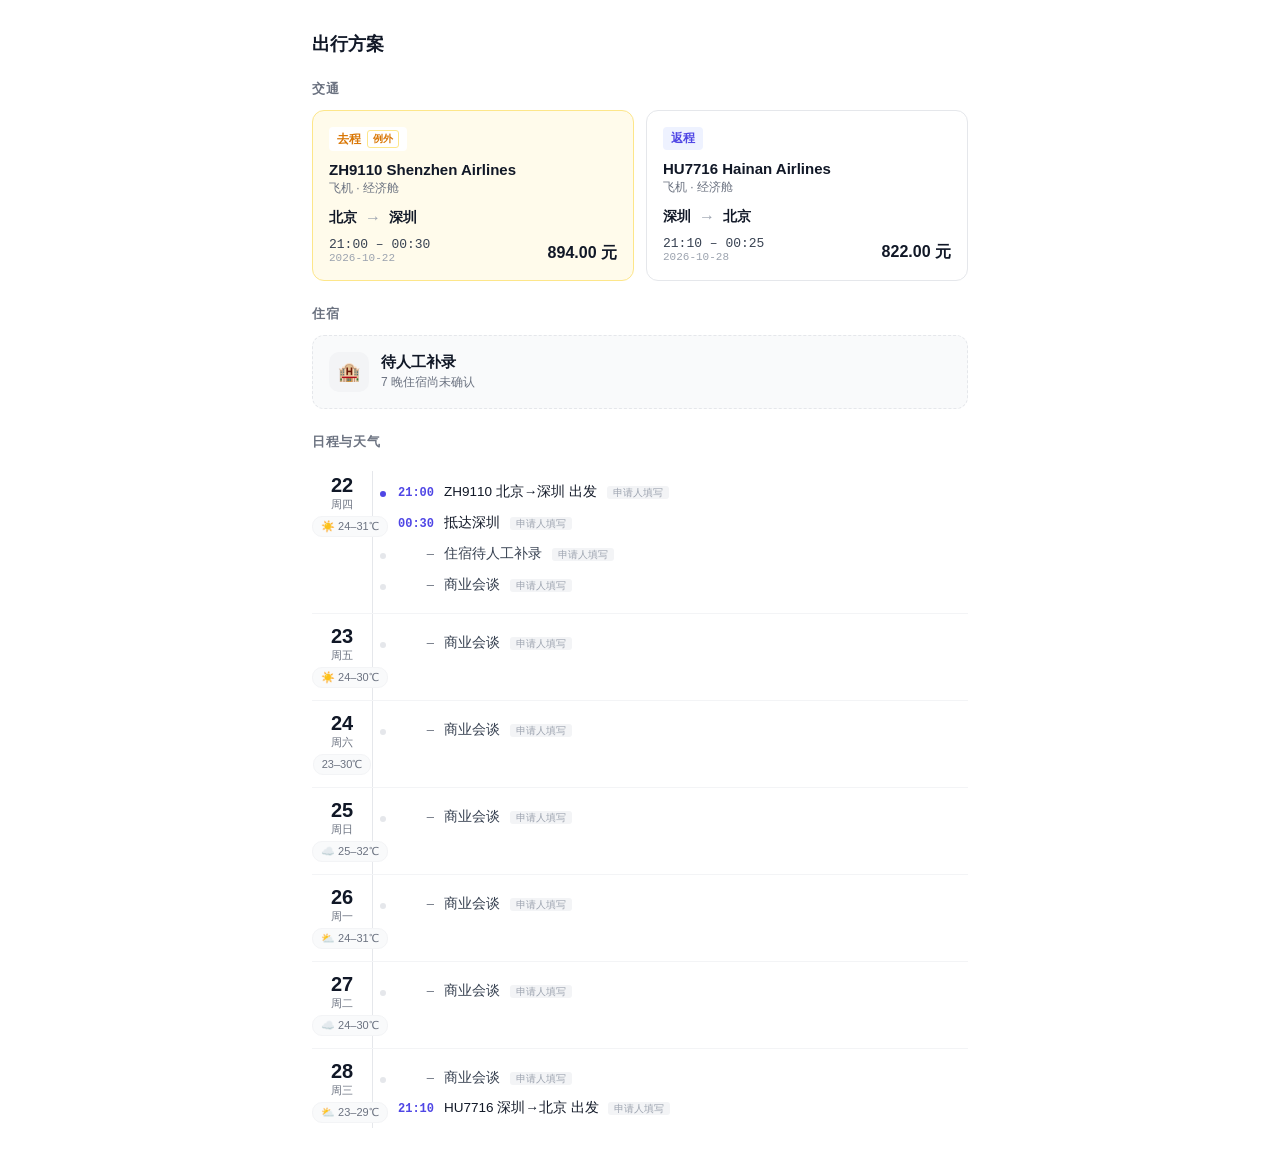
<file: src/travel_desk/static/preview-plan.html>
<!DOCTYPE html>
<html lang="zh-CN">
<head>
<meta charset="UTF-8">
<title>出行方案 - 新版设计 v2</title>
<style>
  :root {
    --blue: #4f46e5;
    --blue-9: #eef2ff;
    --blue-dark: #4338ca;
    --green: #059669;
    --green-bg: #ecfdf5;
    --green-line: #a7f3d0;
    --orange: #d97706;
    --orange-bg: #fffbeb;
    --orange-line: #fde68a;
    --red: #dc2626;
    --red-bg: #fef2f2;
    --red-line: #fecaca;
    --ink: #111827;
    --ink-2: #374151;
    --muted: #6b7280;
    --muted-2: #9ca3af;
    --line: #e5e7eb;
    --hair: #f3f4f6;
    --canvas: #f9fafb;
    --radius: 8px;
    --radius-lg: 12px;
    --mono: ui-monospace, SFMono-Regular, Menlo, Monaco, Consolas, monospace;
  }
  * { box-sizing: border-box; margin: 0; padding: 0; }
  body { font-family: -apple-system, BlinkMacSystemFont, "Segoe UI", Roboto, "Helvetica Neue", Arial, sans-serif; color: var(--ink); background: #fff; padding: 32px; max-width: 720px; margin: 0 auto; }
  h3 { font-size: 18px; font-weight: 700; margin-bottom: 20px; color: var(--ink); }
  h4 { font-size: 13px; font-weight: 600; color: var(--muted); text-transform: uppercase; letter-spacing: 0.05em; margin: 24px 0 12px; }

  /* Transport cards */
  .transport-grid { display: grid; grid-template-columns: minmax(0, 1fr) minmax(0, 1fr); gap: 12px; }
  .leg-card {
    border: 1px solid var(--line); border-radius: var(--radius-lg); padding: 16px;
    position: relative; background: #fff; transition: box-shadow 0.15s;
    min-width: 0; width: 100%;
  }
  .leg-card:hover { box-shadow: 0 2px 8px rgba(0,0,0,0.06); }
  .leg-card.exception { border-color: var(--orange-line); background: var(--orange-bg); }
  .leg-label {
    display: inline-flex; align-items: center; gap: 6px;
    font-size: 12px; font-weight: 600; color: var(--blue);
    background: var(--blue-9); padding: 3px 8px; border-radius: 4px;
    margin-bottom: 10px;
  }
  .leg-card.exception .leg-label { color: var(--orange); background: #fff; }
  .leg-exception-tag { font-size: 10px; font-weight: 600; color: var(--orange); background: #fff; padding: 1px 5px; border-radius: 3px; border: 1px solid var(--orange-line); }
  .leg-flight { font-size: 15px; font-weight: 700; color: var(--ink); margin-bottom: 2px; }
  .leg-cabin { font-size: 12px; color: var(--muted); margin-bottom: 12px; }
  .leg-route { display: flex; align-items: center; gap: 8px; margin-bottom: 10px; }
  .leg-city { font-size: 14px; font-weight: 600; color: var(--ink); }
  .leg-arrow { color: var(--muted-2); font-size: 16px; }
  .leg-meta { display: flex; justify-content: space-between; align-items: flex-end; }
  .leg-time { font-size: 13px; color: var(--ink-2); font-family: var(--mono); }
  .leg-time .date { font-size: 11px; color: var(--muted-2); font-family: inherit; }
  .leg-price { font-size: 16px; font-weight: 700; color: var(--ink); }

  /* Hotel card */
  .hotel-card {
    border: 1px solid var(--line); border-radius: var(--radius-lg); padding: 16px;
    display: flex; align-items: center; gap: 12px;
    text-align: left;
  }
  .hotel-card.empty { border-style: dashed; background: var(--canvas); }
  .hotel-icon {
    width: 40px; height: 40px; border-radius: 10px;
    display: flex; align-items: center; justify-content: center;
    background: var(--blue-9); color: var(--blue); font-size: 18px; flex-shrink: 0;
  }
  .hotel-card.empty .hotel-icon { background: var(--hair); color: var(--muted-2); }
  .hotel-info { flex: 1; text-align: left; }
  .hotel-name { font-size: 15px; font-weight: 700; color: var(--ink); }
  .hotel-card.empty .hotel-name { color: var(--ink); font-weight: 700; }
  .hotel-detail { font-size: 12px; color: var(--muted); margin-top: 2px; }
  .hotel-price { font-size: 14px; font-weight: 600; color: var(--ink); text-align: right; }
  .hotel-price .per { font-size: 11px; color: var(--muted); font-weight: 400; }

  /* Schedule timeline */
  .schedule-timeline { position: relative; }
  .schedule-timeline::before {
    content: ""; position: absolute; left: 60px; top: 8px; bottom: 8px;
    width: 1px; background: var(--line);
  }
  .sched-day { display: flex; gap: 20px; padding: 12px 0; position: relative; }
  .sched-day + .sched-day { border-top: 1px solid var(--hair); }
  .sched-date-block {
    flex: none; width: 60px; text-align: center;
    position: relative; z-index: 1;
  }
  .sched-date-num { font-size: 20px; font-weight: 700; color: var(--ink); line-height: 1; }
  .sched-date-weekday { font-size: 11px; color: var(--muted); margin-top: 2px; }
  .sched-weather-pill {
    display: inline-flex; align-items: center; gap: 4px;
    font-size: 11px; color: var(--muted); background: var(--canvas);
    border: 1px solid var(--hair); border-radius: 10px;
    padding: 2px 8px; margin-top: 4px; white-space: nowrap;
  }
  .sched-content { flex: 1; padding-top: 2px; }
  .sched-item {
    display: flex; align-items: baseline; gap: 10px;
    padding: 6px 0; position: relative;
  }
  .sched-item::before {
    content: ""; position: absolute; left: -14px; top: 12px;
    width: 6px; height: 6px; border-radius: 50%;
    background: var(--line); border: 2px solid #fff;
  }
  .sched-item.has-time::before { background: var(--blue); }
  .sched-item-time {
    font-size: 12px; font-family: var(--mono); color: var(--muted);
    flex: none; width: 42px; text-align: right; font-weight: 500;
  }
  .sched-item.has-time .sched-item-time { color: var(--blue); font-weight: 600; }
  .sched-item-title { font-size: 13.5px; color: var(--ink-2); line-height: 1.4; }
  .sched-item.has-time .sched-item-title { color: var(--ink); font-weight: 500; }
  .sched-item-title .src {
    font-size: 10px; color: var(--muted-2); background: var(--hair);
    padding: 1px 6px; border-radius: 3px; margin-left: 6px; font-weight: 500;
  }
  .sched-empty { font-size: 12px; color: var(--muted-2); font-style: italic; }
</style>
</head>
<body>

<h3>出行方案</h3>

<!-- 交通 -->
<h4>交通</h4>
<div class="transport-grid">
  <div class="leg-card exception">
    <div class="leg-label">去程 <span class="leg-exception-tag">例外</span></div>
    <div class="leg-flight">ZH9110 Shenzhen Airlines</div>
    <div class="leg-cabin">飞机 · 经济舱</div>
    <div class="leg-route">
      <span class="leg-city">北京</span>
      <span class="leg-arrow">→</span>
      <span class="leg-city">深圳</span>
    </div>
    <div class="leg-meta">
      <div class="leg-time">21:00 – 00:30 <div class="date">2026-10-22</div></div>
      <div class="leg-price">894.00 元</div>
    </div>
  </div>
  <div class="leg-card">
    <div class="leg-label">返程</div>
    <div class="leg-flight">HU7716 Hainan Airlines</div>
    <div class="leg-cabin">飞机 · 经济舱</div>
    <div class="leg-route">
      <span class="leg-city">深圳</span>
      <span class="leg-arrow">→</span>
      <span class="leg-city">北京</span>
    </div>
    <div class="leg-meta">
      <div class="leg-time">21:10 – 00:25 <div class="date">2026-10-28</div></div>
      <div class="leg-price">822.00 元</div>
    </div>
  </div>
</div>

<!-- 住宿 -->
<h4>住宿</h4>
<div class="hotel-card empty">
  <div class="hotel-icon">🏨</div>
  <div class="hotel-info">
    <div class="hotel-name">待人工补录</div>
    <div class="hotel-detail">7 晚住宿尚未确认</div>
  </div>
</div>

<!-- 日程与天气 -->
<h4>日程与天气</h4>
<div class="schedule-timeline">

  <div class="sched-day">
    <div class="sched-date-block">
      <div class="sched-date-num">22</div>
      <div class="sched-date-weekday">周四</div>
      <div class="sched-weather-pill">☀️ 24–31℃</div>
    </div>
    <div class="sched-content">
      <div class="sched-item has-time">
        <span class="sched-item-time">21:00</span>
        <span class="sched-item-title">ZH9110 北京→深圳 出发 <span class="src">申请人填写</span></span>
      </div>
      <div class="sched-item has-time">
        <span class="sched-item-time">00:30</span>
        <span class="sched-item-title">抵达深圳 <span class="src">申请人填写</span></span>
      </div>
      <div class="sched-item">
        <span class="sched-item-time">—</span>
        <span class="sched-item-title">住宿待人工补录 <span class="src">申请人填写</span></span>
      </div>
      <div class="sched-item">
        <span class="sched-item-time">—</span>
        <span class="sched-item-title">商业会谈 <span class="src">申请人填写</span></span>
      </div>
    </div>
  </div>

  <div class="sched-day">
    <div class="sched-date-block">
      <div class="sched-date-num">23</div>
      <div class="sched-date-weekday">周五</div>
      <div class="sched-weather-pill">☀️ 24–30℃</div>
    </div>
    <div class="sched-content">
      <div class="sched-item">
        <span class="sched-item-time">—</span>
        <span class="sched-item-title">商业会谈 <span class="src">申请人填写</span></span>
      </div>
    </div>
  </div>

  <div class="sched-day">
    <div class="sched-date-block">
      <div class="sched-date-num">24</div>
      <div class="sched-date-weekday">周六</div>
      <div class="sched-weather-pill"> 23–30℃</div>
    </div>
    <div class="sched-content">
      <div class="sched-item">
        <span class="sched-item-time">—</span>
        <span class="sched-item-title">商业会谈 <span class="src">申请人填写</span></span>
      </div>
    </div>
  </div>

  <div class="sched-day">
    <div class="sched-date-block">
      <div class="sched-date-num">25</div>
      <div class="sched-date-weekday">周日</div>
      <div class="sched-weather-pill">☁️ 25–32℃</div>
    </div>
    <div class="sched-content">
      <div class="sched-item">
        <span class="sched-item-time">—</span>
        <span class="sched-item-title">商业会谈 <span class="src">申请人填写</span></span>
      </div>
    </div>
  </div>

  <div class="sched-day">
    <div class="sched-date-block">
      <div class="sched-date-num">26</div>
      <div class="sched-date-weekday">周一</div>
      <div class="sched-weather-pill">⛅ 24–31℃</div>
    </div>
    <div class="sched-content">
      <div class="sched-item">
        <span class="sched-item-time">—</span>
        <span class="sched-item-title">商业会谈 <span class="src">申请人填写</span></span>
      </div>
    </div>
  </div>

  <div class="sched-day">
    <div class="sched-date-block">
      <div class="sched-date-num">27</div>
      <div class="sched-date-weekday">周二</div>
      <div class="sched-weather-pill">☁️ 24–30℃</div>
    </div>
    <div class="sched-content">
      <div class="sched-item">
        <span class="sched-item-time">—</span>
        <span class="sched-item-title">商业会谈 <span class="src">申请人填写</span></span>
      </div>
    </div>
  </div>

  <div class="sched-day">
    <div class="sched-date-block">
      <div class="sched-date-num">28</div>
      <div class="sched-date-weekday">周三</div>
      <div class="sched-weather-pill">⛅ 23–29℃</div>
    </div>
    <div class="sched-content">
      <div class="sched-item">
        <span class="sched-item-time">—</span>
        <span class="sched-item-title">商业会谈 <span class="src">申请人填写</span></span>
      </div>
      <div class="sched-item has-time">
        <span class="sched-item-time">21:10</span>
        <span class="sched-item-title">HU7716 深圳→北京 出发 <span class="src">申请人填写</span></span>
      </div>
    </div>
  </div>

</div>

</body>
</html>
</file>
